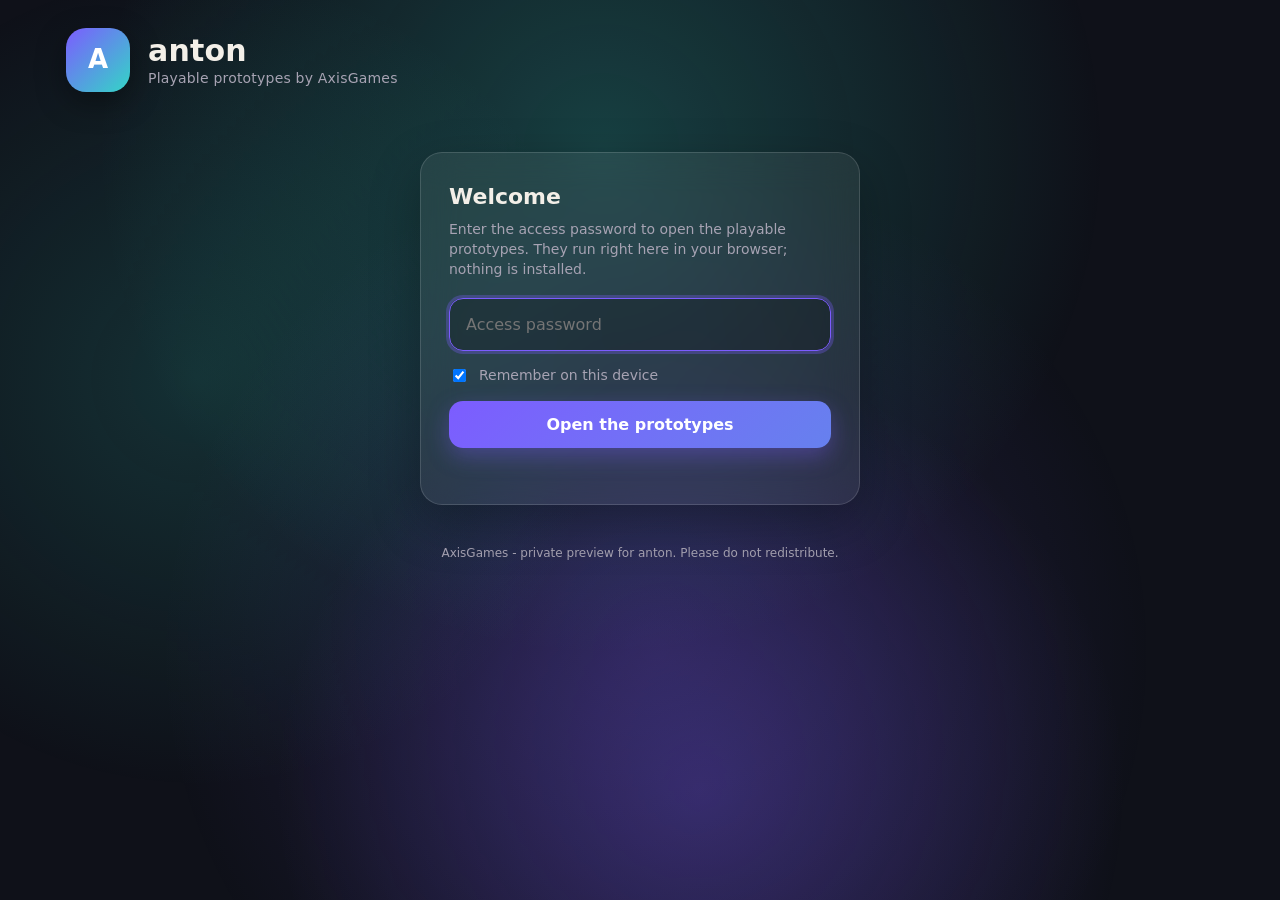
<file: anton/index.html>
<!doctype html>
<html lang="en"><head><meta charset="utf-8">
<meta name="viewport" content="width=device-width,initial-scale=1">
<meta name="robots" content="noindex,nofollow">
<meta name="color-scheme" content="dark light">
<title>Prototypes</title>
<style>
/* PrototypeForge SPACE dashboard (team / one per publisher). Everything on this site is ciphertext; the password unlocks the catalog on this device.
   Theme = space.json (public, no secrets): accent colours + background effect. Calm animated background on a canvas, glass cards, phone-first.
   Finding things fast (owner 2026-10-09, "we have a lot of prototypes"): a visible search field + Search button, genre chips, sort, and three
   views - big cards, desktop-style icons, compact list - remembered per device. ONE DOM node per prototype serves all three views (the container class
   switches the layout), and filtering only hides / reorders nodes: never rebuild the list per keystroke (covers are data: urls, re-decoding them stutters).
   Everything works by tap / click with nothing to learn (owner 2026-10-09: "not hot keys... work out of box for users in spaces"): no shortcut hints,
   no global hotkeys, view buttons carry text labels, Enter in the field only runs the search (it never starts a download). */
:root{--acc:#f0954f;--acc2:#7cc6ff;--bg:#0f1119;--bg2:#1a1f2e;--ink:#f3efe8;--mut:#a7a3b3;--card:rgba(255,255,255,.07);--card2:rgba(255,255,255,.12);--line:rgba(255,255,255,.14);--field:rgba(0,0,0,.22);--shadow:rgba(0,0,0,.28);--bad:#ff7b6b}
:root[data-mode=light]{--bg:#f4efe6;--bg2:#e6dccb;--ink:#2a2118;--mut:#6f6255;--card:rgba(255,255,255,.55);--card2:rgba(255,255,255,.8);--line:rgba(60,40,20,.14);--field:rgba(255,255,255,.75);--shadow:rgba(60,40,20,.14);--bad:#c8402f}
*{box-sizing:border-box}html,body{margin:0;min-height:100%}[hidden]{display:none!important}
body{background:var(--bg);color:var(--ink);font:16px/1.45 "Segoe UI",system-ui,-apple-system,Arial,sans-serif;overflow-x:hidden;-webkit-tap-highlight-color:transparent}
#fx{position:fixed;inset:0;width:100%;height:100%;z-index:0;pointer-events:none}
main{position:relative;z-index:1;max-width:1180px;margin:0 auto;padding:28px 16px 80px}
header{display:flex;align-items:center;gap:18px;flex-wrap:wrap;margin-bottom:22px}
.logo{width:64px;height:64px;border-radius:20px;display:grid;place-items:center;font-weight:900;font-size:26px;color:#fff;background:linear-gradient(135deg,var(--acc),var(--acc2));box-shadow:0 10px 30px rgba(0,0,0,.35);overflow:hidden;flex:none}
.logo img{width:100%;height:100%;object-fit:cover}
h1{margin:0;font-size:30px;letter-spacing:.2px;line-height:1.15}h1 small{display:block;font-size:14px;font-weight:500;color:var(--mut);margin-top:2px}
.spacer{flex:1}.pill:empty{display:none}.pill{display:inline-flex;align-items:center;gap:8px;border:1px solid var(--line);background:var(--card);backdrop-filter:blur(14px);border-radius:999px;padding:8px 14px;font-size:13px;color:var(--mut)}
.pill b{color:var(--ink)}
.glass{background:var(--card);border:1px solid var(--line);border-radius:22px;backdrop-filter:blur(18px);-webkit-backdrop-filter:blur(18px);box-shadow:0 18px 50px var(--shadow)}
button{font:inherit;color:inherit;background:none;border:0;padding:0;cursor:pointer}
:focus-visible{outline:3px solid var(--acc);outline-offset:2px}
.btn{font-weight:700;padding:12px 20px;border-radius:14px;background:linear-gradient(135deg,var(--acc),color-mix(in srgb,var(--acc) 70%,var(--acc2)));color:#fff;min-height:46px;box-shadow:0 8px 22px color-mix(in srgb,var(--acc) 35%,transparent);transition:transform .15s,box-shadow .15s}
.btn:hover{transform:translateY(-1px);box-shadow:0 12px 28px color-mix(in srgb,var(--acc) 45%,transparent)}.btn:active{transform:translateY(1px)}.btn:disabled{opacity:.5;transform:none}
.ghost{font-weight:600;font-size:14px;padding:8px 14px;min-height:38px;border-radius:12px;border:1px solid var(--line);color:var(--ink);background:transparent;transition:background .15s}.ghost:hover{background:var(--card2)}
.field{width:100%;font:inherit;padding:14px 16px;border-radius:14px;border:1px solid var(--line);background:var(--field);color:var(--ink);outline:none;transition:border-color .15s,box-shadow .15s}
.field:focus{border-color:var(--acc);box-shadow:0 0 0 3px color-mix(in srgb,var(--acc) 30%,transparent)}
#gate{max-width:440px;margin:60px auto 0;padding:28px}
#gate h2{margin:0 0 6px;font-size:22px}#gate p{margin:0 0 18px;color:var(--mut);font-size:14px}#gate .btn{width:100%}
label.chk{display:flex;gap:10px;align-items:center;margin:14px 0 16px;color:var(--mut);font-size:14px}
.err{color:var(--bad);min-height:1.4em;margin:8px 0 0;font-size:14px}
/* ---- toolbar: sticky so search / view stay one tap away while scrolling a long list */
.bar{position:sticky;top:10px;z-index:5;display:flex;flex-wrap:wrap;gap:10px;align-items:center;padding:10px;border-radius:18px;margin-bottom:12px}
.find{display:flex;gap:8px;flex:1 1 380px;min-width:0}.search{position:relative;flex:1;min-width:0}
.go{flex:none;display:flex;align-items:center;gap:8px;font-weight:700;font-size:15px;padding:0 18px;min-height:46px;border-radius:12px;color:#fff;background:linear-gradient(135deg,var(--acc),color-mix(in srgb,var(--acc) 70%,var(--acc2)));box-shadow:0 6px 16px color-mix(in srgb,var(--acc) 30%,transparent)}.go svg{width:17px;height:17px}.go:hover{filter:brightness(1.08)}
.search > svg{position:absolute;left:14px;top:50%;width:18px;height:18px;transform:translateY(-50%);color:var(--mut);pointer-events:none}
.search .field{padding:11px 44px 11px 42px;border-radius:12px;min-height:46px;font-size:16px;-webkit-appearance:none;appearance:none}
.search .field::-webkit-search-cancel-button{display:none}
.search .x{position:absolute;right:6px;top:50%;transform:translateY(-50%);width:34px;height:34px;border-radius:10px;display:grid;place-items:center;color:var(--mut);font-size:20px;line-height:1}.search .x:hover{background:var(--card2);color:var(--ink)}
.tools{display:flex;gap:10px;align-items:center;flex:0 0 auto}
select.field{width:auto;padding:10px 34px 10px 12px;min-height:44px;border-radius:12px;font-size:14px;-webkit-appearance:none;appearance:none;cursor:pointer;
  background-image:url("data:image/svg+xml,%3Csvg xmlns='http://www.w3.org/2000/svg' width='12' height='8' viewBox='0 0 12 8'%3E%3Cpath d='M1 1l5 5 5-5' fill='none' stroke='%23999' stroke-width='2'/%3E%3C/svg%3E");background-repeat:no-repeat;background-position:right 12px center}
select.field option{color:#222;background:#fff}
.seg{display:flex;padding:3px;gap:2px;border-radius:12px;border:1px solid var(--line);background:var(--field)}
.seg button{height:38px;padding:0 12px;border-radius:9px;display:flex;align-items:center;gap:7px;font-size:14px;font-weight:600;color:var(--mut);transition:background .15s,color .15s}
.seg button svg{width:17px;height:17px;flex:none}.seg button:hover{color:var(--ink)}
.seg button[aria-checked=true]{background:linear-gradient(135deg,var(--acc),color-mix(in srgb,var(--acc) 70%,var(--acc2)));color:#fff;box-shadow:0 4px 12px color-mix(in srgb,var(--acc) 35%,transparent)}
.chips{display:flex;gap:8px;overflow-x:auto;padding:2px 2px 6px;margin:0 0 6px;scrollbar-width:none;-webkit-mask-image:linear-gradient(90deg,#000 92%,transparent);mask-image:linear-gradient(90deg,#000 92%,transparent)}
.chips::-webkit-scrollbar{display:none}.chips:empty{display:none}
.chip{flex:none;font-size:13px;font-weight:600;padding:7px 13px;min-height:34px;border-radius:999px;border:1px solid var(--line);background:var(--card);color:var(--mut);backdrop-filter:blur(10px);white-space:nowrap;transition:background .15s,color .15s,border-color .15s}
.chip:hover{color:var(--ink);background:var(--card2)}.chip span{opacity:.65;margin-left:5px;font-weight:500}
.chip[aria-pressed=true]{background:color-mix(in srgb,var(--acc) 85%,transparent);border-color:transparent;color:#fff}.chip[aria-pressed=true] span{opacity:.85}
.top{display:flex;justify-content:space-between;align-items:center;gap:12px;flex-wrap:wrap;margin:0 2px 14px;color:var(--mut);font-size:14px}
/* ---- items: one node, three layouts */
#cards{display:grid;gap:18px}
.it{display:flex;flex-direction:column;text-align:left;position:relative;overflow:hidden;color:var(--ink);background:var(--card);border:1px solid var(--line);border-radius:22px;backdrop-filter:blur(18px);-webkit-backdrop-filter:blur(18px);box-shadow:0 18px 50px var(--shadow);transition:transform .22s,box-shadow .22s,background .15s}
.it.enter{animation:in .45s both}@keyframes in{from{opacity:0;transform:translateY(12px)}to{opacity:1;transform:none}}
.cv{display:grid;place-items:center;position:relative;overflow:hidden;background:linear-gradient(160deg,var(--acc),var(--acc2));flex:none}
.cv img{width:100%;height:100%;object-fit:cover;object-position:center 18%;display:block}
.ini{font-weight:900;color:rgba(255,255,255,.9);letter-spacing:-1px;text-shadow:0 4px 14px rgba(0,0,0,.3)}
.genre{position:absolute;left:12px;top:12px;font-size:12px;font-weight:700;padding:5px 10px;border-radius:999px;background:rgba(0,0,0,.5);color:#fff;backdrop-filter:blur(6px)}
.new{position:absolute;right:12px;top:12px;font-size:11px;font-weight:800;padding:5px 9px;border-radius:999px;background:var(--acc);color:#fff;letter-spacing:.5px;box-shadow:0 2px 8px rgba(0,0,0,.3)}
.prog{position:absolute;inset:0;display:none;place-items:center;background:rgba(10,12,20,.62);color:#fff;font-weight:800;font-size:15px;backdrop-filter:blur(2px)}
.it.busy .prog{display:grid}.it.busy{cursor:progress}
.bd{display:flex;flex-direction:column;gap:5px;flex:1;min-width:0}
.nm{font-weight:800;line-height:1.2}.tg{color:var(--mut);font-size:14px}.mt{color:var(--mut);font-size:12px;display:flex;gap:10px;flex-wrap:wrap}.mt i{font-style:normal}
.cta{display:none}.cta svg{width:14px;height:14px;flex:none}
mark{background:color-mix(in srgb,var(--acc) 45%,transparent);color:inherit;border-radius:3px;padding:0 1px}
.it.flash{box-shadow:0 0 0 3px var(--acc),0 18px 50px var(--shadow)}
/* big cards */
#cards.v-cards{grid-template-columns:repeat(auto-fill,minmax(250px,1fr))}
.v-cards .cv{aspect-ratio:4/3}.v-cards .ini{font-size:64px}
.v-cards .bd{padding:14px 16px 16px}.v-cards .nm{font-size:19px}.v-cards .tg{min-height:1.4em}.v-cards .mt{margin-top:auto}
.v-cards .cta{display:flex;align-items:center;justify-content:center;gap:8px;margin-top:10px;font-weight:700;padding:11px 20px;border-radius:14px;background:linear-gradient(135deg,var(--acc),color-mix(in srgb,var(--acc) 70%,var(--acc2)));color:#fff;box-shadow:0 8px 22px color-mix(in srgb,var(--acc) 30%,transparent)}
.v-cards .it:hover{transform:translateY(-4px);box-shadow:0 26px 60px rgba(0,0,0,.38)}
/* desktop icons: app tiles on the background, name under the icon, selection glow on hover / focus */
#cards.v-icons{grid-template-columns:repeat(auto-fill,minmax(112px,1fr));gap:6px 8px}
.v-icons .it{align-items:center;background:transparent;border-color:transparent;box-shadow:none;backdrop-filter:none;-webkit-backdrop-filter:none;border-radius:16px;padding:12px 6px 10px}
.v-icons .it:hover,.v-icons .it:focus-visible{background:var(--card2);border-color:var(--line)}
.v-icons .it:focus-visible{outline-offset:-2px}
.v-icons .cv{width:76px;height:76px;border-radius:22px;box-shadow:0 8px 20px rgba(0,0,0,.35),inset 0 0 0 1px rgba(255,255,255,.12);transition:transform .18s}
.v-icons .it:hover .cv{transform:scale(1.06)}.v-icons .it:active .cv{transform:scale(.96)}
.v-icons .ini{font-size:34px}.v-icons .genre,.v-icons .tg,.v-icons .mt{display:none}
.v-icons .new{top:4px;right:4px;width:12px;height:12px;padding:0;font-size:0;border:2px solid var(--bg)}
.v-icons .bd{align-items:center;margin-top:8px;width:100%}
.v-icons .nm{font-size:13px;font-weight:600;text-align:center;line-height:1.25;display:-webkit-box;-webkit-line-clamp:2;-webkit-box-orient:vertical;overflow:hidden;word-break:break-word;text-shadow:0 1px 3px rgba(0,0,0,.45)}
:root[data-mode=light] .v-icons .nm{text-shadow:none}
.v-icons .prog{font-size:13px}
/* compact list */
#cards.v-list{grid-template-columns:1fr;gap:8px}
.v-list .it{flex-direction:row;align-items:center;gap:14px;padding:8px 14px 8px 8px;border-radius:16px;box-shadow:0 6px 18px var(--shadow)}
.v-list .it:hover{background:var(--card2)}
.v-list .cv{width:56px;height:56px;border-radius:14px}.v-list .ini{font-size:24px}.v-list .genre,.v-list .new{display:none}
.v-list .bd{display:grid;grid-template-columns:minmax(0,1fr) 150px 110px 70px 40px;align-items:center;column-gap:16px;row-gap:0}
.v-list .nm{font-size:16px;grid-column:1}.v-list .tg{grid-column:1;grid-row:2;font-size:13px;white-space:nowrap;overflow:hidden;text-overflow:ellipsis}
.v-list .gl{display:block!important;grid-column:2;grid-row:1/3;font-size:13px;color:var(--mut);white-space:nowrap;overflow:hidden;text-overflow:ellipsis}
.v-list .mt{display:contents}.v-list .mt .u{grid-column:3;grid-row:1/3}.v-list .mt .s{grid-column:4;grid-row:1/3;text-align:right}
.v-list .nb{display:inline-block!important;margin-left:8px;vertical-align:2px;font-size:10px;font-weight:800;padding:2px 7px;border-radius:999px;background:var(--acc);color:#fff;letter-spacing:.4px}
.v-list .cta{grid-column:5;grid-row:1/3;display:grid;place-items:center;flex:none;width:40px;height:40px;border-radius:12px;background:linear-gradient(135deg,var(--acc),color-mix(in srgb,var(--acc) 70%,var(--acc2)));color:#fff;font-size:0}
.v-list .cta svg{width:16px;height:16px}
.gl,.nb{display:none}
.empty{text-align:center;padding:48px 20px;color:var(--mut)}.empty b{display:block;color:var(--ink);font-size:18px;margin-bottom:6px}.empty .ghost{margin-top:14px}
#toast{position:fixed;left:50%;bottom:22px;transform:translate(-50%,20px);z-index:20;max-width:min(560px,calc(100vw - 32px));padding:12px 18px;border-radius:14px;background:#2a1414;color:#ffd9d3;border:1px solid rgba(255,123,107,.4);box-shadow:0 12px 30px rgba(0,0,0,.4);font-size:14px;opacity:0;pointer-events:none;transition:opacity .2s,transform .2s}
#toast.on{opacity:1;transform:translate(-50%,0)}
.hidden{display:none}
footer{margin-top:40px;color:var(--mut);font-size:12px;text-align:center}
@media (max-width:720px){
  .v-list .bd{grid-template-columns:minmax(0,1fr) auto 40px}.v-list .cta{grid-column:3}.v-list .gl{display:none!important}.v-list .mt .u{grid-column:2;grid-row:1/3;text-align:right;white-space:nowrap}.v-list .mt .u i,.v-list .mt .s{display:none}
}
@media (max-width:560px){
  main{padding-top:20px}header{gap:14px;margin-bottom:16px}.logo{width:52px;height:52px;border-radius:16px;font-size:22px}h1{font-size:24px}#pillCount{display:none}
  .bar{top:6px;padding:8px;gap:8px}.find{flex-basis:100%}.go{padding:0 14px}.tools{width:100%;justify-content:space-between;gap:8px}.tools select.field{flex:1;min-width:0;font-size:13px;padding-right:28px;background-position:right 9px center}.seg button{padding:0 9px;gap:5px;font-size:13px}
  #cards.v-cards{grid-template-columns:1fr 1fr;gap:12px}.v-cards .bd{padding:10px 12px 12px}.v-cards .nm{font-size:15px}.v-cards .tg{font-size:12px;display:-webkit-box;-webkit-line-clamp:2;-webkit-box-orient:vertical;overflow:hidden}
  .v-cards .genre{font-size:10px;left:8px;top:8px;padding:3px 8px}.v-cards .new{right:8px;top:8px;font-size:10px;padding:3px 7px}.v-cards .ini{font-size:44px}.v-cards .cta{padding:9px 10px;min-height:40px;font-size:14px}.v-cards .mt .s{display:none}
  #cards.v-icons{grid-template-columns:repeat(4,1fr);gap:4px}.v-icons .it{padding:10px 2px 8px}.v-icons .cv{width:62px;height:62px;border-radius:18px}.v-icons .ini{font-size:28px}.v-icons .nm{font-size:12px}
  .v-list .it{gap:12px}.v-list .cv{width:48px;height:48px;border-radius:12px}.v-list .mt .u{font-size:12px}
}
@media (pointer:coarse){.seg button{height:40px}}
@media (max-width:370px){.seg button span{display:none}.seg button{padding:0 12px}}
@media (prefers-reduced-motion:reduce){.it.enter{animation:none}.it,.cv{transition:none}}
</style></head><body>
<canvas id="fx"></canvas>
<main>
<header><div class="logo" id="logo">P</div><div><h1 id="title">Prototypes<small id="sub"></small></h1></div><div class="spacer"></div><span class="pill" id="pillCount"></span></header>
<section id="gate" class="glass">
  <h2>Welcome</h2><p id="gateText">Enter the access password to open the playable prototypes. They run right here in your browser; nothing is installed.</p>
  <form id="f"><input type="password" class="field" id="pw" placeholder="Access password" autocomplete="current-password" autofocus>
  <label class="chk"><input type="checkbox" id="rem" checked> Remember on this device</label>
  <button class="btn" id="go" type="submit">Open the prototypes</button><div class="err" id="err"></div></form>
</section>
<section id="list" class="hidden">
  <div class="bar glass" role="search">
    <div class="find"><div class="search">
      <svg viewBox="0 0 24 24" fill="none" stroke="currentColor" stroke-width="2.2" stroke-linecap="round" aria-hidden="true"><circle cx="11" cy="11" r="7"/><path d="M20 20l-3.5-3.5"/></svg>
      <input type="search" class="field" id="q" placeholder="Search prototypes" aria-label="Search prototypes by name or genre" autocomplete="off" spellcheck="false" enterkeyhint="search">
      <button type="button" class="x" id="qx" aria-label="Clear search" title="Clear search" hidden>&times;</button>
    </div><button type="button" class="go" id="qgo"><svg viewBox="0 0 24 24" fill="none" stroke="currentColor" stroke-width="2.6" stroke-linecap="round" aria-hidden="true"><circle cx="11" cy="11" r="7"/><path d="M20 20l-3.5-3.5"/></svg>Search</button></div>
    <div class="tools">
      <select class="field" id="sort" aria-label="Sort prototypes"><option value="recent">Newest first</option><option value="name">Name A-Z</option><option value="genre">Genre</option></select>
      <div class="seg" role="radiogroup" aria-label="View">
        <button type="button" role="radio" data-v="cards" title="Large cards"><svg viewBox="0 0 20 20" fill="currentColor" aria-hidden="true"><rect x="2" y="2" width="7" height="7" rx="2"/><rect x="11" y="2" width="7" height="7" rx="2"/><rect x="2" y="11" width="7" height="7" rx="2"/><rect x="11" y="11" width="7" height="7" rx="2"/></svg><span>Cards</span></button>
        <button type="button" role="radio" data-v="icons" title="Desktop icons"><svg viewBox="0 0 20 20" fill="currentColor" aria-hidden="true"><rect x="2" y="2" width="4" height="4" rx="1.2"/><rect x="8" y="2" width="4" height="4" rx="1.2"/><rect x="14" y="2" width="4" height="4" rx="1.2"/><rect x="2" y="8" width="4" height="4" rx="1.2"/><rect x="8" y="8" width="4" height="4" rx="1.2"/><rect x="14" y="8" width="4" height="4" rx="1.2"/><rect x="2" y="14" width="4" height="4" rx="1.2"/><rect x="8" y="14" width="4" height="4" rx="1.2"/><rect x="14" y="14" width="4" height="4" rx="1.2"/></svg><span>Icons</span></button>
        <button type="button" role="radio" data-v="list" title="List"><svg viewBox="0 0 20 20" fill="currentColor" aria-hidden="true"><rect x="2" y="3" width="4" height="4" rx="1.2"/><rect x="8" y="4" width="10" height="2" rx="1"/><rect x="2" y="8" width="4" height="4" rx="1.2"/><rect x="8" y="9" width="10" height="2" rx="1"/><rect x="2" y="13" width="4" height="4" rx="1.2"/><rect x="8" y="14" width="10" height="2" rx="1"/></svg><span>List</span></button>
      </div>
    </div>
  </div>
  <div class="chips" id="chips" role="group" aria-label="Filter by genre"></div>
  <div class="top"><span id="upd" aria-live="polite"></span><button type="button" class="ghost" id="lock">Lock</button></div>
  <div id="cards"></div>
  <div class="empty" id="empty" hidden><b>No prototypes match</b><span id="emptyText"></span><br><button type="button" class="ghost" id="emptyReset">Clear search and filters</button></div>
</section>
<footer id="foot"></footer>
</main>
<div id="toast" role="alert"></div>
<script src="pfcrypto.js"></script>
<script>
(function () {
  var C = window.PFCrypto, $ = function (id) { return document.getElementById(id); }, BASE = new URL('./', location.href).href, key = null, catalog = null, SP = { title: 'Prototypes', studio: 'AxisGames', accent: '#f0954f', accent2: '#7cc6ff', effect: 'aurora', mode: 'dark', tagline: '', logo: '' };
  var MIME = { html: 'text/html', js: 'text/javascript', mjs: 'text/javascript', css: 'text/css', json: 'application/json', png: 'image/png', jpg: 'image/jpeg', jpeg: 'image/jpeg', gif: 'image/gif', webp: 'image/webp', svg: 'image/svg+xml', mp3: 'audio/mpeg', ogg: 'audio/ogg', wav: 'audio/wav', mp4: 'video/mp4', webm: 'video/webm', woff: 'font/woff', woff2: 'font/woff2', ttf: 'font/ttf', wasm: 'application/wasm', txt: 'text/plain' };
  // localStorage can throw (private mode, blocked site data): every access is wrapped, the page works without it
  function lsGet(k) { try { return localStorage.getItem(k); } catch (e) { return null; } }
  function lsSet(k, v) { try { if (v == null) localStorage.removeItem(k); else localStorage.setItem(k, v); } catch (e) { } }
  function get(u) { return fetch(u + (u.indexOf('?') < 0 ? '?' : '&') + 't=' + Date.now(), { cache: 'no-store' }).then(function (r) { if (!r.ok) throw new Error(u + ' ' + r.status); return r.arrayBuffer(); }); }
  // ---- theme from space.json (public)
  function applySpace(s) {
    SP = Object.assign(SP, s || {}); var r = document.documentElement.style; r.setProperty('--acc', SP.accent); r.setProperty('--acc2', SP.accent2); document.documentElement.dataset.mode = SP.mode === 'light' ? 'light' : 'dark';
    document.title = SP.title + ' - prototypes by ' + SP.studio; $('title').firstChild.textContent = SP.title; $('sub').textContent = SP.tagline || ('Playable prototypes by ' + SP.studio);
    if (SP.logo) $('logo').innerHTML = '<img alt="" src="' + SP.logo + '">'; else $('logo').textContent = (SP.title || 'P').trim().charAt(0).toUpperCase();
    $('foot').textContent = SP.studio + ' - private preview for ' + SP.title + '. Please do not redistribute.'; fx(SP.effect);
  }
  fetch('space.json?t=' + Date.now(), { cache: 'no-store' }).then(function (r) { return r.json(); }).then(applySpace).catch(function () { applySpace({}); });
  // ---- calm background: soft drifting blobs (aurora), rising bubbles, or a slow starfield; pauses when the tab is hidden, honours reduced motion
  function fx(kind) {
    var cv = $('fx'), c = cv.getContext('2d'), W, H, t0 = performance.now(), items = [], dpr = Math.min(2, window.devicePixelRatio || 1), still = matchMedia('(prefers-reduced-motion: reduce)').matches;
    function size() { W = cv.width = innerWidth * dpr; H = cv.height = innerHeight * dpr; } size(); addEventListener('resize', size);
    function hex(h, a) { var n = parseInt(h.slice(1), 16); return 'rgba(' + (n >> 16 & 255) + ',' + (n >> 8 & 255) + ',' + (n & 255) + ',' + a + ')'; }
    var A = SP.accent, B = SP.accent2, light = SP.mode === 'light';
    if (kind === 'bubbles') for (var i = 0; i < 40; i++) items.push({ x: Math.random(), y: Math.random(), r: 6 + Math.random() * 40, v: 0.02 + Math.random() * 0.05, w: Math.random() * 6.28 });
    if (kind === 'stars') for (var j = 0; j < 160; j++) items.push({ x: Math.random(), y: Math.random(), r: 0.6 + Math.random() * 1.8, p: Math.random() * 6.28, v: 0.004 + Math.random() * 0.01 });
    function frame(now) {
      var t = (now - t0) / 1000; c.clearRect(0, 0, W, H);
      if (kind === 'stars') {
        var g0 = c.createLinearGradient(0, 0, 0, H); g0.addColorStop(0, hex(A, .10)); g0.addColorStop(1, hex(B, .06)); c.fillStyle = g0; c.fillRect(0, 0, W, H);
        items.forEach(function (s) { var a = 0.35 + 0.65 * (0.5 + 0.5 * Math.sin(t * 1.3 + s.p)); c.beginPath(); c.arc(((s.x + t * s.v * 0.05) % 1) * W, s.y * H, s.r * dpr, 0, 7); c.fillStyle = light ? hex(A, a * .7) : 'rgba(255,255,255,' + a * .8 + ')'; c.fill(); });
      } else if (kind === 'bubbles') {
        var g1 = c.createLinearGradient(0, 0, W, H); g1.addColorStop(0, hex(B, .14)); g1.addColorStop(1, hex(A, .12)); c.fillStyle = g1; c.fillRect(0, 0, W, H);
        items.forEach(function (b) { var y = (1 - ((b.y + t * b.v) % 1)) * H, x = (b.x + Math.sin(t * 0.6 + b.w) * 0.015) * W; c.beginPath(); c.arc(x, y, b.r * dpr, 0, 7); c.fillStyle = hex(B, .10); c.fill(); c.lineWidth = dpr; c.strokeStyle = hex(B, .22); c.stroke(); });
      } else {   // aurora: four large soft blobs drifting on slow sine paths
        [[A, 0.0, .28], [B, 2.1, .24], [A, 4.2, .18], [B, 1.0, .16]].forEach(function (o, i) {
          var x = (0.5 + 0.42 * Math.sin(t * 0.07 + o[1] + i)) * W, y = (0.5 + 0.38 * Math.cos(t * 0.05 + o[1] * 1.7)) * H, r = (0.32 + 0.08 * Math.sin(t * 0.09 + i)) * Math.max(W, H);
          var g = c.createRadialGradient(x, y, 0, x, y, r); g.addColorStop(0, hex(o[0], o[2] * (light ? .8 : 1))); g.addColorStop(1, hex(o[0], 0)); c.fillStyle = g; c.fillRect(0, 0, W, H);
        });
      }
      if (!still && !document.hidden) requestAnimationFrame(frame);
    }
    frame(performance.now()); document.addEventListener('visibilitychange', function () { if (!document.hidden && !still) requestAnimationFrame(frame); });
  }
  // ---- catalog
  async function unlock(k) {
    var buf; try { buf = await get('catalog.bin'); } catch (e) { throw new Error('Nothing published yet.'); }
    try { catalog = JSON.parse(new TextDecoder().decode(await C.decrypt(k, buf))); } catch (e) { throw new Error('Wrong password.'); }
    key = k; show();
  }
  function ago(iso) { var s = (Date.now() - new Date(iso)) / 1000; return s < 90 ? 'just now' : s < 5400 ? Math.round(s / 60) + ' min ago' : s < 129600 ? Math.round(s / 3600) + ' h ago' : Math.round(s / 86400) + ' days ago'; }
  // ---- find: tokens must ALL match somewhere (title, folder name, genre, pitch); title hits rank first; "cr" also finds Capybara Rope (initials).
  // No loose letter-subsequence over the whole title: "cat" matched "ACTion CAsual meTa" and buried the real hits (2026-10-09).
  var UI = { view: lsGet('pf_view') || 'cards', sort: lsGet('pf_sort') || 'recent', genre: '', q: '' }, items = [], shown = [];
  if (['cards', 'icons', 'list'].indexOf(UI.view) < 0) UI.view = 'cards'; if (['recent', 'name', 'genre'].indexOf(UI.sort) < 0) UI.sort = 'recent';
  function norm(s) { return String(s || '').replace(/([a-z])([A-Z])/g, '$1 $2').toLowerCase().normalize('NFKD').replace(/[̀-ͯ]/g, ''); }
  function subseq(t, s) { var j = 0; for (var i = 0; i < s.length && j < t.length; i++) if (s[i] === t[j]) j++; return j === t.length; }
  function score(it, toks, whole) {
    var sc = it.h.title.indexOf(whole) === 0 ? 60 : 0;
    for (var i = 0; i < toks.length; i++) {
      var t = toks[i], s = 0;
      if ((' ' + it.h.title).indexOf(' ' + t) >= 0) s = 30; else if (it.h.title.indexOf(t) >= 0) s = 20; else if (it.h.name.indexOf(t) >= 0) s = 15;
      else if (it.h.genre.indexOf(t) >= 0) s = 10; else if (it.h.tag.indexOf(t) >= 0) s = 6; else if (t.length > 1 && subseq(t, it.h.initials)) s = 3;
      if (!s) return 0; sc += s;
    }
    return sc;
  }
  function highlight(el, text, toks) {   // text nodes only: titles come from publish.json and are never trusted as html
    el.textContent = ''; var low = text.toLowerCase(), marks = [];
    toks.forEach(function (t) { var i = low.indexOf(t); if (i >= 0) marks.push([i, i + t.length]); });
    marks.sort(function (a, b) { return a[0] - b[0]; }); var at = 0;
    marks.forEach(function (m) { if (m[0] < at) return; el.appendChild(document.createTextNode(text.slice(at, m[0]))); var k = document.createElement('mark'); k.textContent = text.slice(m[0], m[1]); el.appendChild(k); at = m[1]; });
    el.appendChild(document.createTextNode(text.slice(at)));
  }
  var PLAY_SVG = '<svg viewBox="0 0 16 16" fill="currentColor" aria-hidden="true"><path d="M4 2.5v11a.6.6 0 0 0 .9.5l9-5.5a.6.6 0 0 0 0-1l-9-5.5a.6.6 0 0 0-.9.5z"/></svg>';
  function build(p, i) {
    var title = p.title || p.name, fresh = (Date.now() - new Date(p.updated)) < 3 * 86400000, d = document.createElement('button');
    d.type = 'button'; d.className = 'it enter'; d.id = 'p-' + p.name; d.style.animationDelay = Math.min(i, 12) * 45 + 'ms'; d.addEventListener('animationend', function () { d.classList.remove('enter'); d.style.animationDelay = ''; }, { once: true });
    d.innerHTML = '<span class="cv">' + (p.cover ? '<img alt="" loading="lazy" decoding="async">' : '<span class="ini"></span>') + (p.genre ? '<span class="genre"></span>' : '') + (fresh ? '<span class="new">NEW</span>' : '') + '<span class="prog"></span></span>' +
      '<span class="bd"><span class="nm"></span><span class="tg"></span><span class="gl"></span><span class="mt"><span class="u"></span><span class="s"></span></span><span class="cta">' + PLAY_SVG + 'Play</span></span>';
    if (p.cover) d.querySelector('img').src = p.cover; else d.querySelector('.ini').textContent = title.charAt(0).toUpperCase();
    if (p.genre) d.querySelector('.genre').textContent = d.querySelector('.gl').textContent = p.genre;
    d.querySelector('.tg').textContent = p.tagline || ''; d.querySelector('.u').innerHTML = '<i>updated </i>'; d.querySelector('.u').appendChild(document.createTextNode(ago(p.updated))); d.querySelector('.s').textContent = (p.bytes / 1048576).toFixed(1) + ' MB';
    d.setAttribute('aria-label', 'Play ' + title + (p.genre ? ', ' + p.genre : '') + ', updated ' + ago(p.updated)); d.title = title + (p.tagline ? ' - ' + p.tagline : '');
    var it = { p: p, el: d, title: title, fresh: fresh, nm: d.querySelector('.nm'), h: { title: norm(title), name: norm(p.name), genre: norm(p.genre), tag: norm(p.tagline), initials: norm(title).split(/[^a-z0-9]+/).map(function (w) { return w.charAt(0); }).join('') } };
    if (fresh) { var nb = document.createElement('span'); nb.className = 'nb'; nb.textContent = 'NEW'; it.nb = nb; }
    d.onclick = function () { play(it); }; return it;
  }
  function setName(it, toks) { highlight(it.nm, it.title, toks); if (it.nb) it.nm.appendChild(it.nb); }
  function chips() {
    var g = {}, nFresh = 0; items.forEach(function (it) { if (it.p.genre) g[it.p.genre] = (g[it.p.genre] || 0) + 1; if (it.fresh) nFresh++; });
    var keys = Object.keys(g).sort(), box = $('chips'); box.innerHTML = ''; if (keys.length < 2 && !nFresh) return;
    var add = function (val, label, n) { var b = document.createElement('button'); b.type = 'button'; b.className = 'chip'; b.dataset.g = val; b.textContent = label; if (n != null) { var s = document.createElement('span'); s.textContent = n; b.appendChild(s); } b.setAttribute('aria-pressed', String(UI.genre === val)); b.onclick = function () { UI.genre = UI.genre === val && val ? '' : val; apply(); }; box.appendChild(b); };
    add('', 'All', items.length); if (nFresh) add('__new', 'New', nFresh); keys.forEach(function (k) { add(k, k, g[k]); });
  }
  function apply() {
    var whole = norm(UI.q).trim(), toks = whole.split(/\s+/).filter(Boolean), box = $('cards'); shown = [];
    if (!items.some(function (it) { return UI.genre === '__new' ? it.fresh : it.p.genre === UI.genre; })) UI.genre = '';
    items.forEach(function (it) {
      var ok = !UI.genre || (UI.genre === '__new' ? it.fresh : it.p.genre === UI.genre); it.s = ok ? (toks.length ? score(it, toks, whole) : 1) : 0;
      it.el.hidden = !it.s; if (it.s) shown.push(it); setName(it, toks);
    });
    var by = { recent: function (a, b) { return b.p.updated.localeCompare(a.p.updated); }, name: function (a, b) { return a.title.localeCompare(b.title); }, genre: function (a, b) { return (a.p.genre || '~').localeCompare(b.p.genre || '~') || a.title.localeCompare(b.title); } }[UI.sort];
    shown.sort(function (a, b) { return (b.s - a.s) || by(a, b); }); shown.forEach(function (it) { box.appendChild(it.el); });
    box.className = 'v-' + UI.view; $('sort').value = UI.sort;
    [].forEach.call(document.querySelectorAll('.seg button'), function (b) { b.setAttribute('aria-checked', String(b.dataset.v === UI.view)); b.tabIndex = b.dataset.v === UI.view ? 0 : -1; });
    [].forEach.call(document.querySelectorAll('.chip'), function (b) { b.setAttribute('aria-pressed', String(b.dataset.g === UI.genre && !!(b.dataset.g || !UI.genre))); });
    var n = items.length, filtered = toks.length || UI.genre;
    $('upd').textContent = filtered ? shown.length + ' of ' + n + ' prototype' + (n === 1 ? '' : 's') : n + ' prototype' + (n === 1 ? '' : 's') + (catalog.updated ? ' - last update ' + ago(catalog.updated) : '');
    $('empty').hidden = shown.length > 0 || !n; $('emptyText').textContent = UI.q ? 'Nothing found for "' + UI.q + '"' + (UI.genre ? ' in this filter.' : '.') : 'Nothing in this filter.';
    $('qx').hidden = !UI.q;
  }
  function show() {
    $('gate').classList.add('hidden'); $('list').classList.remove('hidden'); var n = catalog.prototypes.length;
    $('pillCount').innerHTML = '<b>' + n + '</b> playable';
    $('cards').innerHTML = ''; items = catalog.prototypes.slice().sort(function (a, b) { return b.updated.localeCompare(a.updated); }).map(build);
    chips(); apply();
    var want = decodeURIComponent(location.hash.slice(1));
    // #run=<id>: the visitor came back from a game url GitHub / the service worker could not serve (404.html, sw.js): relaunch that game in this tab
    if (want.indexOf('run=') === 0) { var rid = want.slice(4), rit = items.filter(function (x) { return x.p.id === rid; })[0]; history.replaceState(null, '', location.pathname + location.search); if (rit) { play(rit, true); return; } toast('That game is no longer published here.'); return; }
    if (want) { var it = items.filter(function (x) { return x.p.name === want; })[0]; if (it) { if (it.el.hidden) { UI.q = $('q').value = ''; UI.genre = ''; apply(); } it.el.scrollIntoView({ block: 'center' }); it.el.classList.add('flash'); it.el.focus({ preventScroll: true }); } }
  }
  // ---- controls
  var qt = 0; $('q').addEventListener('input', function () { clearTimeout(qt); qt = setTimeout(function () { UI.q = $('q').value; apply(); window.scrollTo({ top: Math.min(scrollY, $('list').offsetTop - 10) }); }, 60); });
  $('q').addEventListener('keydown', function (e) {
    if (e.key === 'Enter') { e.preventDefault(); runSearch(); }
    else if (e.key === 'Escape') { if ($('q').value) { $('q').value = UI.q = ''; apply(); } else $('q').blur(); }
    else if (e.key === 'ArrowDown' && shown[0]) { e.preventDefault(); shown[0].el.focus(); }
  });
  function runSearch() {   // the Search button (and Enter): apply now, close the phone keyboard, bring the results into view; never auto-plays
    clearTimeout(qt); UI.q = $('q').value; apply(); if (!UI.q) { $('q').focus(); return; } $('q').blur(); var t = $('chips').getBoundingClientRect().top + scrollY - 90; if (scrollY > t || innerWidth < 560) window.scrollTo({ top: Math.max(0, t), behavior: 'smooth' });
  }
  $('qgo').onclick = runSearch;
  $('qx').onclick = function () { $('q').value = UI.q = ''; apply(); $('q').focus(); };
  $('sort').onchange = function () { UI.sort = this.value; lsSet('pf_sort', UI.sort); apply(); };
  function setView(v) { UI.view = v; lsSet('pf_view', v); apply(); }
  [].forEach.call(document.querySelectorAll('.seg button'), function (b) { b.onclick = function () { setView(b.dataset.v); }; });
  document.querySelector('.seg').addEventListener('keydown', function (e) {   // radiogroup: arrows move the choice
    var v = ['cards', 'icons', 'list'], i = v.indexOf(UI.view), d = e.key === 'ArrowRight' || e.key === 'ArrowDown' ? 1 : e.key === 'ArrowLeft' || e.key === 'ArrowUp' ? -1 : 0;
    if (!d) return; e.preventDefault(); setView(v[(i + d + 3) % 3]); document.querySelector('.seg button[data-v=' + UI.view + ']').focus();
  });
  $('emptyReset').onclick = function () { $('q').value = UI.q = ''; UI.genre = ''; apply(); $('q').focus(); };
  // arrow keys walk the visible items the way they are laid out (grid rows in cards / icons, one column in list)
  $('cards').addEventListener('keydown', function (e) {
    var k = e.key, els = shown.map(function (x) { return x.el; }), i = els.indexOf(document.activeElement); if (i < 0) return;
    var next = -1;
    if (k === 'Home') next = 0; else if (k === 'End') next = els.length - 1;
    else if (k === 'ArrowRight') next = Math.min(i + 1, els.length - 1); else if (k === 'ArrowLeft') next = Math.max(i - 1, 0);
    else if (k === 'ArrowDown' || k === 'ArrowUp') {
      var r = els[i].getBoundingClientRect(), cx = r.left + r.width / 2, down = k === 'ArrowDown', rows = els.map(function (el) { return el.getBoundingClientRect(); });
      var cand = rows.map(function (q, j) { return j; }).filter(function (j) { return down ? rows[j].top > r.top + 4 : rows[j].top < r.top - 4; });
      if (!cand.length) { if (!down) { e.preventDefault(); $('q').focus(); } return; }
      var rowTop = down ? Math.min.apply(null, cand.map(function (j) { return rows[j].top; })) : Math.max.apply(null, cand.map(function (j) { return rows[j].top; }));
      cand.filter(function (j) { return Math.abs(rows[j].top - rowTop) < 4; }).forEach(function (j) { var dx = Math.abs(rows[j].left + rows[j].width / 2 - cx); if (next < 0 || dx < Math.abs(rows[next].left + rows[next].width / 2 - cx)) next = j; });
    } else return;
    e.preventDefault(); if (next >= 0) { els[next].focus(); els[next].scrollIntoView({ block: 'nearest' }); }
  });
  var tt = 0; function toast(t) { var el = $('toast'); el.textContent = t; el.classList.add('on'); clearTimeout(tt); tt = setTimeout(function () { el.classList.remove('on'); }, 6000); }
  async function getP(u, cb) {   // download with progress (a 13 MB bundle takes a minute on a slow link: never leave a blank tab)
    var r = await fetch(u + '?t=' + Date.now(), { cache: 'no-store' }); if (!r.ok) throw new Error(u + ' ' + r.status);
    var total = +r.headers.get('content-length') || 0, rd = r.body && r.body.getReader(); if (!rd) return r.arrayBuffer();
    var chunks = [], got = 0; for (;;) { var x = await rd.read(); if (x.done) break; chunks.push(x.value); got += x.value.length; cb(got, total); }
    var out = new Uint8Array(got), o = 0; chunks.forEach(function (c) { out.set(c, o); o += c.length; }); return out.buffer;
  }
  async function play(it, sameTab) {
    if (it.busy) return; var p = it.p, el = it.el, prog = el.querySelector('.prog'), w = sameTab ? null : window.open('', '_blank'); it.busy = true; el.classList.add('busy'); el.setAttribute('aria-busy', 'true');
    var say = function (t, short) { prog.textContent = short || ''; try { if (w && !w.closed) { w.document.open(); w.document.write('<title>Loading ' + (p.title || p.name) + '</title><body style="margin:0;background:#0f1119;color:#f3efe8;font:18px system-ui;display:grid;place-items:center;height:100vh">' + t + '</body>'); w.document.close(); } } catch (e) { } };
    try {
      say('Downloading...', '...'); var last = 0, enc = await getP(p.bundle, function (g, t) { var now = Date.now(); if (now - last > 400) { last = now; var pc = t ? Math.round(g / t * 100) + '%' : Math.round(g / 1048576) + ' MB'; say('Downloading ' + pc + '...', pc); } });
      say('Unlocking...', 'Unlock'); var files = C.unpack(await C.gunzip(await C.decrypt(key, enc))); say('Unpacking ' + files.length + ' files...', 'Unpack');
      if ('serviceWorker' in navigator) { await navigator.serviceWorker.register('sw.js', { scope: './' }); await navigator.serviceWorker.ready; } else throw new Error('This browser has no service worker support (private mode?). Try Chrome, Safari or Firefox in a normal window.');
      // Every publish gets its OWN url prefix (…/run/<id>/<publish stamp>/): art is requested by unversioned urls (assets/art/enemies_ch1.png), so reusing one prefix let an open tab / the
      // browser's image cache keep serving the previous publish's art after "Publish to team" (WordDefense 2026-10-02: units, towers, levels stayed old). Old publishes are wiped, and the wipe is AWAITED.
      var cache = await caches.open('pf-run'), prefix = BASE + 'run/' + p.id + '/' + Date.parse(p.updated).toString(36) + '/', idPrefix = BASE + 'run/' + p.id + '/';
      await Promise.all((await cache.keys()).filter(function (rq) { return rq.url.indexOf(idPrefix) === 0; }).map(function (rq) { return cache.delete(rq); }));
      for (var i = 0; i < files.length; i++) { var f = files[i], ext = f.p.split('.').pop().toLowerCase(); await cache.put(prefix + f.p.split('/').map(encodeURIComponent).join('/'), new Response(f.bytes, { headers: { 'Content-Type': f.t || MIME[ext] || 'application/octet-stream' } })); }
      say('Starting...', 'Start'); var url = prefix + 'index.html'; if (w) w.location = url; else location.href = url;
    } catch (e) { if (w) w.close(); toast((p.title || p.name) + ': ' + e.message); }
    it.busy = false; el.classList.remove('busy'); el.removeAttribute('aria-busy'); prog.textContent = '';
  }
  $('f').onsubmit = async function (ev) {
    ev.preventDefault(); $('err').textContent = 'Unlocking...'; $('go').disabled = true;
    try { var meta = await (await fetch('meta.json?t=' + Date.now())).json(), k = await C.deriveKey($('pw').value, meta); await unlock(k); if ($('rem').checked) lsSet('pf_key', await C.exportKey(k)); $('err').textContent = ''; }
    catch (e) { $('err').textContent = e.message; }
    $('go').disabled = false;
  };
  $('lock').onclick = function () { lsSet('pf_key', null); key = null; catalog = null; items = []; shown = []; $('cards').innerHTML = ''; $('chips').innerHTML = ''; $('list').classList.add('hidden'); $('gate').classList.remove('hidden'); $('pillCount').textContent = ''; };
  var saved = lsGet('pf_key'); if (saved) C.importKey(saved).then(unlock).catch(function () { lsSet('pf_key', null); });
})();
</script></body></html>
</file>
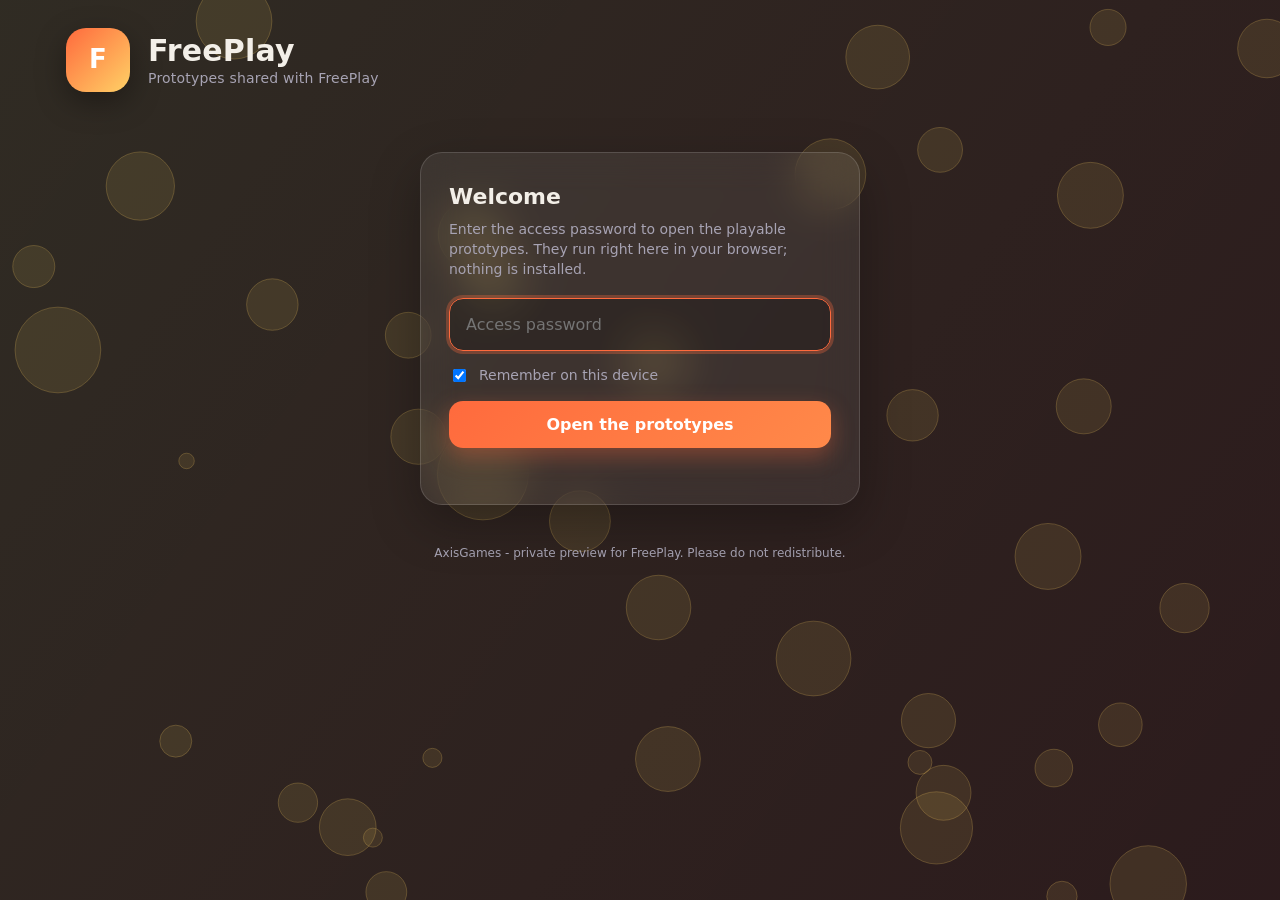
<file: freeplay/index.html>
<!doctype html>
<html lang="en"><head><meta charset="utf-8">
<meta name="viewport" content="width=device-width,initial-scale=1">
<meta name="robots" content="noindex,nofollow">
<meta name="color-scheme" content="dark light">
<title>Prototypes</title>
<style>
/* PrototypeForge SPACE dashboard (team / one per publisher). Everything on this site is ciphertext; the password unlocks the catalog on this device.
   Theme = space.json (public, no secrets): accent colours + background effect. Calm animated background on a canvas, glass cards, phone-first.
   Finding things fast (owner 2026-10-09, "we have a lot of prototypes"): a visible search field + Search button, genre chips, sort, and three
   views - big cards, desktop-style icons, compact list - remembered per device. ONE DOM node per prototype serves all three views (the container class
   switches the layout), and filtering only hides / reorders nodes: never rebuild the list per keystroke (covers are data: urls, re-decoding them stutters).
   Everything works by tap / click with nothing to learn (owner 2026-10-09: "not hot keys... work out of box for users in spaces"): no shortcut hints,
   no global hotkeys, view buttons carry text labels, Enter in the field only runs the search (it never starts a download). */
:root{--acc:#f0954f;--acc2:#7cc6ff;--bg:#0f1119;--bg2:#1a1f2e;--ink:#f3efe8;--mut:#a7a3b3;--card:rgba(255,255,255,.07);--card2:rgba(255,255,255,.12);--line:rgba(255,255,255,.14);--field:rgba(0,0,0,.22);--shadow:rgba(0,0,0,.28);--bad:#ff7b6b}
:root[data-mode=light]{--bg:#f4efe6;--bg2:#e6dccb;--ink:#2a2118;--mut:#6f6255;--card:rgba(255,255,255,.55);--card2:rgba(255,255,255,.8);--line:rgba(60,40,20,.14);--field:rgba(255,255,255,.75);--shadow:rgba(60,40,20,.14);--bad:#c8402f}
*{box-sizing:border-box}html,body{margin:0;min-height:100%}[hidden]{display:none!important}
body{background:var(--bg);color:var(--ink);font:16px/1.45 "Segoe UI",system-ui,-apple-system,Arial,sans-serif;overflow-x:hidden;-webkit-tap-highlight-color:transparent}
#fx{position:fixed;inset:0;width:100%;height:100%;z-index:0;pointer-events:none}
main{position:relative;z-index:1;max-width:1180px;margin:0 auto;padding:28px 16px 80px}
header{display:flex;align-items:center;gap:18px;flex-wrap:wrap;margin-bottom:22px}
.logo{width:64px;height:64px;border-radius:20px;display:grid;place-items:center;font-weight:900;font-size:26px;color:#fff;background:linear-gradient(135deg,var(--acc),var(--acc2));box-shadow:0 10px 30px rgba(0,0,0,.35);overflow:hidden;flex:none}
.logo img{width:100%;height:100%;object-fit:cover}
h1{margin:0;font-size:30px;letter-spacing:.2px;line-height:1.15}h1 small{display:block;font-size:14px;font-weight:500;color:var(--mut);margin-top:2px}
.spacer{flex:1}.pill:empty{display:none}.pill{display:inline-flex;align-items:center;gap:8px;border:1px solid var(--line);background:var(--card);backdrop-filter:blur(14px);border-radius:999px;padding:8px 14px;font-size:13px;color:var(--mut)}
.pill b{color:var(--ink)}
.glass{background:var(--card);border:1px solid var(--line);border-radius:22px;backdrop-filter:blur(18px);-webkit-backdrop-filter:blur(18px);box-shadow:0 18px 50px var(--shadow)}
button{font:inherit;color:inherit;background:none;border:0;padding:0;cursor:pointer}
:focus-visible{outline:3px solid var(--acc);outline-offset:2px}
.btn{font-weight:700;padding:12px 20px;border-radius:14px;background:linear-gradient(135deg,var(--acc),color-mix(in srgb,var(--acc) 70%,var(--acc2)));color:#fff;min-height:46px;box-shadow:0 8px 22px color-mix(in srgb,var(--acc) 35%,transparent);transition:transform .15s,box-shadow .15s}
.btn:hover{transform:translateY(-1px);box-shadow:0 12px 28px color-mix(in srgb,var(--acc) 45%,transparent)}.btn:active{transform:translateY(1px)}.btn:disabled{opacity:.5;transform:none}
.ghost{font-weight:600;font-size:14px;padding:8px 14px;min-height:38px;border-radius:12px;border:1px solid var(--line);color:var(--ink);background:transparent;transition:background .15s}.ghost:hover{background:var(--card2)}
.field{width:100%;font:inherit;padding:14px 16px;border-radius:14px;border:1px solid var(--line);background:var(--field);color:var(--ink);outline:none;transition:border-color .15s,box-shadow .15s}
.field:focus{border-color:var(--acc);box-shadow:0 0 0 3px color-mix(in srgb,var(--acc) 30%,transparent)}
#gate{max-width:440px;margin:60px auto 0;padding:28px}
#gate h2{margin:0 0 6px;font-size:22px}#gate p{margin:0 0 18px;color:var(--mut);font-size:14px}#gate .btn{width:100%}
label.chk{display:flex;gap:10px;align-items:center;margin:14px 0 16px;color:var(--mut);font-size:14px}
.err{color:var(--bad);min-height:1.4em;margin:8px 0 0;font-size:14px}
/* ---- toolbar: sticky so search / view stay one tap away while scrolling a long list */
.bar{position:sticky;top:10px;z-index:5;display:flex;flex-wrap:wrap;gap:10px;align-items:center;padding:10px;border-radius:18px;margin-bottom:12px}
.find{display:flex;gap:8px;flex:1 1 380px;min-width:0}.search{position:relative;flex:1;min-width:0}
.go{flex:none;display:flex;align-items:center;gap:8px;font-weight:700;font-size:15px;padding:0 18px;min-height:46px;border-radius:12px;color:#fff;background:linear-gradient(135deg,var(--acc),color-mix(in srgb,var(--acc) 70%,var(--acc2)));box-shadow:0 6px 16px color-mix(in srgb,var(--acc) 30%,transparent)}.go svg{width:17px;height:17px}.go:hover{filter:brightness(1.08)}
.search > svg{position:absolute;left:14px;top:50%;width:18px;height:18px;transform:translateY(-50%);color:var(--mut);pointer-events:none}
.search .field{padding:11px 44px 11px 42px;border-radius:12px;min-height:46px;font-size:16px;-webkit-appearance:none;appearance:none}
.search .field::-webkit-search-cancel-button{display:none}
.search .x{position:absolute;right:6px;top:50%;transform:translateY(-50%);width:34px;height:34px;border-radius:10px;display:grid;place-items:center;color:var(--mut);font-size:20px;line-height:1}.search .x:hover{background:var(--card2);color:var(--ink)}
.tools{display:flex;gap:10px;align-items:center;flex:0 0 auto}
select.field{width:auto;padding:10px 34px 10px 12px;min-height:44px;border-radius:12px;font-size:14px;-webkit-appearance:none;appearance:none;cursor:pointer;
  background-image:url("data:image/svg+xml,%3Csvg xmlns='http://www.w3.org/2000/svg' width='12' height='8' viewBox='0 0 12 8'%3E%3Cpath d='M1 1l5 5 5-5' fill='none' stroke='%23999' stroke-width='2'/%3E%3C/svg%3E");background-repeat:no-repeat;background-position:right 12px center}
select.field option{color:#222;background:#fff}
.seg{display:flex;padding:3px;gap:2px;border-radius:12px;border:1px solid var(--line);background:var(--field)}
.seg button{height:38px;padding:0 12px;border-radius:9px;display:flex;align-items:center;gap:7px;font-size:14px;font-weight:600;color:var(--mut);transition:background .15s,color .15s}
.seg button svg{width:17px;height:17px;flex:none}.seg button:hover{color:var(--ink)}
.seg button[aria-checked=true]{background:linear-gradient(135deg,var(--acc),color-mix(in srgb,var(--acc) 70%,var(--acc2)));color:#fff;box-shadow:0 4px 12px color-mix(in srgb,var(--acc) 35%,transparent)}
.chips{display:flex;gap:8px;overflow-x:auto;padding:2px 2px 6px;margin:0 0 6px;scrollbar-width:none;-webkit-mask-image:linear-gradient(90deg,#000 92%,transparent);mask-image:linear-gradient(90deg,#000 92%,transparent)}
.chips::-webkit-scrollbar{display:none}.chips:empty{display:none}
.chip{flex:none;font-size:13px;font-weight:600;padding:7px 13px;min-height:34px;border-radius:999px;border:1px solid var(--line);background:var(--card);color:var(--mut);backdrop-filter:blur(10px);white-space:nowrap;transition:background .15s,color .15s,border-color .15s}
.chip:hover{color:var(--ink);background:var(--card2)}.chip span{opacity:.65;margin-left:5px;font-weight:500}
.chip[aria-pressed=true]{background:color-mix(in srgb,var(--acc) 85%,transparent);border-color:transparent;color:#fff}.chip[aria-pressed=true] span{opacity:.85}
.top{display:flex;justify-content:space-between;align-items:center;gap:12px;flex-wrap:wrap;margin:0 2px 14px;color:var(--mut);font-size:14px}
/* ---- items: one node, three layouts */
#cards{display:grid;gap:18px}
.it{display:flex;flex-direction:column;text-align:left;position:relative;overflow:hidden;color:var(--ink);background:var(--card);border:1px solid var(--line);border-radius:22px;backdrop-filter:blur(18px);-webkit-backdrop-filter:blur(18px);box-shadow:0 18px 50px var(--shadow);transition:transform .22s,box-shadow .22s,background .15s}
.it.enter{animation:in .45s both}@keyframes in{from{opacity:0;transform:translateY(12px)}to{opacity:1;transform:none}}
.cv{display:grid;place-items:center;position:relative;overflow:hidden;background:linear-gradient(160deg,var(--acc),var(--acc2));flex:none}
.cv img{width:100%;height:100%;object-fit:cover;object-position:center 18%;display:block}
.ini{font-weight:900;color:rgba(255,255,255,.9);letter-spacing:-1px;text-shadow:0 4px 14px rgba(0,0,0,.3)}
.genre{position:absolute;left:12px;top:12px;font-size:12px;font-weight:700;padding:5px 10px;border-radius:999px;background:rgba(0,0,0,.5);color:#fff;backdrop-filter:blur(6px)}
.new{position:absolute;right:12px;top:12px;font-size:11px;font-weight:800;padding:5px 9px;border-radius:999px;background:var(--acc);color:#fff;letter-spacing:.5px;box-shadow:0 2px 8px rgba(0,0,0,.3)}
.prog{position:absolute;inset:0;display:none;place-items:center;background:rgba(10,12,20,.62);color:#fff;font-weight:800;font-size:15px;backdrop-filter:blur(2px)}
.it.busy .prog{display:grid}.it.busy{cursor:progress}
.bd{display:flex;flex-direction:column;gap:5px;flex:1;min-width:0}
.nm{font-weight:800;line-height:1.2}.tg{color:var(--mut);font-size:14px}.mt{color:var(--mut);font-size:12px;display:flex;gap:10px;flex-wrap:wrap}.mt i{font-style:normal}
.cta{display:none}.cta svg{width:14px;height:14px;flex:none}
mark{background:color-mix(in srgb,var(--acc) 45%,transparent);color:inherit;border-radius:3px;padding:0 1px}
.it.flash{box-shadow:0 0 0 3px var(--acc),0 18px 50px var(--shadow)}
/* big cards */
#cards.v-cards{grid-template-columns:repeat(auto-fill,minmax(250px,1fr))}
.v-cards .cv{aspect-ratio:4/3}.v-cards .ini{font-size:64px}
.v-cards .bd{padding:14px 16px 16px}.v-cards .nm{font-size:19px}.v-cards .tg{min-height:1.4em}.v-cards .mt{margin-top:auto}
.v-cards .cta{display:flex;align-items:center;justify-content:center;gap:8px;margin-top:10px;font-weight:700;padding:11px 20px;border-radius:14px;background:linear-gradient(135deg,var(--acc),color-mix(in srgb,var(--acc) 70%,var(--acc2)));color:#fff;box-shadow:0 8px 22px color-mix(in srgb,var(--acc) 30%,transparent)}
.v-cards .it:hover{transform:translateY(-4px);box-shadow:0 26px 60px rgba(0,0,0,.38)}
/* desktop icons: app tiles on the background, name under the icon, selection glow on hover / focus */
#cards.v-icons{grid-template-columns:repeat(auto-fill,minmax(112px,1fr));gap:6px 8px}
.v-icons .it{align-items:center;background:transparent;border-color:transparent;box-shadow:none;backdrop-filter:none;-webkit-backdrop-filter:none;border-radius:16px;padding:12px 6px 10px}
.v-icons .it:hover,.v-icons .it:focus-visible{background:var(--card2);border-color:var(--line)}
.v-icons .it:focus-visible{outline-offset:-2px}
.v-icons .cv{width:76px;height:76px;border-radius:22px;box-shadow:0 8px 20px rgba(0,0,0,.35),inset 0 0 0 1px rgba(255,255,255,.12);transition:transform .18s}
.v-icons .it:hover .cv{transform:scale(1.06)}.v-icons .it:active .cv{transform:scale(.96)}
.v-icons .ini{font-size:34px}.v-icons .genre,.v-icons .tg,.v-icons .mt{display:none}
.v-icons .new{top:4px;right:4px;width:12px;height:12px;padding:0;font-size:0;border:2px solid var(--bg)}
.v-icons .bd{align-items:center;margin-top:8px;width:100%}
.v-icons .nm{font-size:13px;font-weight:600;text-align:center;line-height:1.25;display:-webkit-box;-webkit-line-clamp:2;-webkit-box-orient:vertical;overflow:hidden;word-break:break-word;text-shadow:0 1px 3px rgba(0,0,0,.45)}
:root[data-mode=light] .v-icons .nm{text-shadow:none}
.v-icons .prog{font-size:13px}
/* compact list */
#cards.v-list{grid-template-columns:1fr;gap:8px}
.v-list .it{flex-direction:row;align-items:center;gap:14px;padding:8px 14px 8px 8px;border-radius:16px;box-shadow:0 6px 18px var(--shadow)}
.v-list .it:hover{background:var(--card2)}
.v-list .cv{width:56px;height:56px;border-radius:14px}.v-list .ini{font-size:24px}.v-list .genre,.v-list .new{display:none}
.v-list .bd{display:grid;grid-template-columns:minmax(0,1fr) 150px 110px 70px 40px;align-items:center;column-gap:16px;row-gap:0}
.v-list .nm{font-size:16px;grid-column:1}.v-list .tg{grid-column:1;grid-row:2;font-size:13px;white-space:nowrap;overflow:hidden;text-overflow:ellipsis}
.v-list .gl{display:block!important;grid-column:2;grid-row:1/3;font-size:13px;color:var(--mut);white-space:nowrap;overflow:hidden;text-overflow:ellipsis}
.v-list .mt{display:contents}.v-list .mt .u{grid-column:3;grid-row:1/3}.v-list .mt .s{grid-column:4;grid-row:1/3;text-align:right}
.v-list .nb{display:inline-block!important;margin-left:8px;vertical-align:2px;font-size:10px;font-weight:800;padding:2px 7px;border-radius:999px;background:var(--acc);color:#fff;letter-spacing:.4px}
.v-list .cta{grid-column:5;grid-row:1/3;display:grid;place-items:center;flex:none;width:40px;height:40px;border-radius:12px;background:linear-gradient(135deg,var(--acc),color-mix(in srgb,var(--acc) 70%,var(--acc2)));color:#fff;font-size:0}
.v-list .cta svg{width:16px;height:16px}
.gl,.nb{display:none}
.empty{text-align:center;padding:48px 20px;color:var(--mut)}.empty b{display:block;color:var(--ink);font-size:18px;margin-bottom:6px}.empty .ghost{margin-top:14px}
#toast{position:fixed;left:50%;bottom:22px;transform:translate(-50%,20px);z-index:20;max-width:min(560px,calc(100vw - 32px));padding:12px 18px;border-radius:14px;background:#2a1414;color:#ffd9d3;border:1px solid rgba(255,123,107,.4);box-shadow:0 12px 30px rgba(0,0,0,.4);font-size:14px;opacity:0;pointer-events:none;transition:opacity .2s,transform .2s}
#toast.on{opacity:1;transform:translate(-50%,0)}
.hidden{display:none}
footer{margin-top:40px;color:var(--mut);font-size:12px;text-align:center}
@media (max-width:720px){
  .v-list .bd{grid-template-columns:minmax(0,1fr) auto 40px}.v-list .cta{grid-column:3}.v-list .gl{display:none!important}.v-list .mt .u{grid-column:2;grid-row:1/3;text-align:right;white-space:nowrap}.v-list .mt .u i,.v-list .mt .s{display:none}
}
@media (max-width:560px){
  main{padding-top:20px}header{gap:14px;margin-bottom:16px}.logo{width:52px;height:52px;border-radius:16px;font-size:22px}h1{font-size:24px}#pillCount{display:none}
  .bar{top:6px;padding:8px;gap:8px}.find{flex-basis:100%}.go{padding:0 14px}.tools{width:100%;justify-content:space-between;gap:8px}.tools select.field{flex:1;min-width:0;font-size:13px;padding-right:28px;background-position:right 9px center}.seg button{padding:0 9px;gap:5px;font-size:13px}
  #cards.v-cards{grid-template-columns:1fr 1fr;gap:12px}.v-cards .bd{padding:10px 12px 12px}.v-cards .nm{font-size:15px}.v-cards .tg{font-size:12px;display:-webkit-box;-webkit-line-clamp:2;-webkit-box-orient:vertical;overflow:hidden}
  .v-cards .genre{font-size:10px;left:8px;top:8px;padding:3px 8px}.v-cards .new{right:8px;top:8px;font-size:10px;padding:3px 7px}.v-cards .ini{font-size:44px}.v-cards .cta{padding:9px 10px;min-height:40px;font-size:14px}.v-cards .mt .s{display:none}
  #cards.v-icons{grid-template-columns:repeat(4,1fr);gap:4px}.v-icons .it{padding:10px 2px 8px}.v-icons .cv{width:62px;height:62px;border-radius:18px}.v-icons .ini{font-size:28px}.v-icons .nm{font-size:12px}
  .v-list .it{gap:12px}.v-list .cv{width:48px;height:48px;border-radius:12px}.v-list .mt .u{font-size:12px}
}
@media (pointer:coarse){.seg button{height:40px}}
@media (max-width:370px){.seg button span{display:none}.seg button{padding:0 12px}}
@media (prefers-reduced-motion:reduce){.it.enter{animation:none}.it,.cv{transition:none}}
</style></head><body>
<canvas id="fx"></canvas>
<main>
<header><div class="logo" id="logo">P</div><div><h1 id="title">Prototypes<small id="sub"></small></h1></div><div class="spacer"></div><span class="pill" id="pillCount"></span></header>
<section id="gate" class="glass">
  <h2>Welcome</h2><p id="gateText">Enter the access password to open the playable prototypes. They run right here in your browser; nothing is installed.</p>
  <form id="f"><input type="password" class="field" id="pw" placeholder="Access password" autocomplete="current-password" autofocus>
  <label class="chk"><input type="checkbox" id="rem" checked> Remember on this device</label>
  <button class="btn" id="go" type="submit">Open the prototypes</button><div class="err" id="err"></div></form>
</section>
<section id="list" class="hidden">
  <div class="bar glass" role="search">
    <div class="find"><div class="search">
      <svg viewBox="0 0 24 24" fill="none" stroke="currentColor" stroke-width="2.2" stroke-linecap="round" aria-hidden="true"><circle cx="11" cy="11" r="7"/><path d="M20 20l-3.5-3.5"/></svg>
      <input type="search" class="field" id="q" placeholder="Search prototypes" aria-label="Search prototypes by name or genre" autocomplete="off" spellcheck="false" enterkeyhint="search">
      <button type="button" class="x" id="qx" aria-label="Clear search" title="Clear search" hidden>&times;</button>
    </div><button type="button" class="go" id="qgo"><svg viewBox="0 0 24 24" fill="none" stroke="currentColor" stroke-width="2.6" stroke-linecap="round" aria-hidden="true"><circle cx="11" cy="11" r="7"/><path d="M20 20l-3.5-3.5"/></svg>Search</button></div>
    <div class="tools">
      <select class="field" id="sort" aria-label="Sort prototypes"><option value="recent">Newest first</option><option value="name">Name A-Z</option><option value="genre">Genre</option></select>
      <div class="seg" role="radiogroup" aria-label="View">
        <button type="button" role="radio" data-v="cards" title="Large cards"><svg viewBox="0 0 20 20" fill="currentColor" aria-hidden="true"><rect x="2" y="2" width="7" height="7" rx="2"/><rect x="11" y="2" width="7" height="7" rx="2"/><rect x="2" y="11" width="7" height="7" rx="2"/><rect x="11" y="11" width="7" height="7" rx="2"/></svg><span>Cards</span></button>
        <button type="button" role="radio" data-v="icons" title="Desktop icons"><svg viewBox="0 0 20 20" fill="currentColor" aria-hidden="true"><rect x="2" y="2" width="4" height="4" rx="1.2"/><rect x="8" y="2" width="4" height="4" rx="1.2"/><rect x="14" y="2" width="4" height="4" rx="1.2"/><rect x="2" y="8" width="4" height="4" rx="1.2"/><rect x="8" y="8" width="4" height="4" rx="1.2"/><rect x="14" y="8" width="4" height="4" rx="1.2"/><rect x="2" y="14" width="4" height="4" rx="1.2"/><rect x="8" y="14" width="4" height="4" rx="1.2"/><rect x="14" y="14" width="4" height="4" rx="1.2"/></svg><span>Icons</span></button>
        <button type="button" role="radio" data-v="list" title="List"><svg viewBox="0 0 20 20" fill="currentColor" aria-hidden="true"><rect x="2" y="3" width="4" height="4" rx="1.2"/><rect x="8" y="4" width="10" height="2" rx="1"/><rect x="2" y="8" width="4" height="4" rx="1.2"/><rect x="8" y="9" width="10" height="2" rx="1"/><rect x="2" y="13" width="4" height="4" rx="1.2"/><rect x="8" y="14" width="10" height="2" rx="1"/></svg><span>List</span></button>
      </div>
    </div>
  </div>
  <div class="chips" id="chips" role="group" aria-label="Filter by genre"></div>
  <div class="top"><span id="upd" aria-live="polite"></span><button type="button" class="ghost" id="lock">Lock</button></div>
  <div id="cards"></div>
  <div class="empty" id="empty" hidden><b>No prototypes match</b><span id="emptyText"></span><br><button type="button" class="ghost" id="emptyReset">Clear search and filters</button></div>
</section>
<footer id="foot"></footer>
</main>
<div id="toast" role="alert"></div>
<script src="pfcrypto.js"></script>
<script>
(function () {
  var C = window.PFCrypto, $ = function (id) { return document.getElementById(id); }, BASE = new URL('./', location.href).href, key = null, catalog = null, SP = { title: 'Prototypes', studio: 'AxisGames', accent: '#f0954f', accent2: '#7cc6ff', effect: 'aurora', mode: 'dark', tagline: '', logo: '' };
  var MIME = { html: 'text/html', js: 'text/javascript', mjs: 'text/javascript', css: 'text/css', json: 'application/json', png: 'image/png', jpg: 'image/jpeg', jpeg: 'image/jpeg', gif: 'image/gif', webp: 'image/webp', svg: 'image/svg+xml', mp3: 'audio/mpeg', ogg: 'audio/ogg', wav: 'audio/wav', mp4: 'video/mp4', webm: 'video/webm', woff: 'font/woff', woff2: 'font/woff2', ttf: 'font/ttf', wasm: 'application/wasm', txt: 'text/plain' };
  // localStorage can throw (private mode, blocked site data): every access is wrapped, the page works without it
  function lsGet(k) { try { return localStorage.getItem(k); } catch (e) { return null; } }
  function lsSet(k, v) { try { if (v == null) localStorage.removeItem(k); else localStorage.setItem(k, v); } catch (e) { } }
  function get(u) { return fetch(u + (u.indexOf('?') < 0 ? '?' : '&') + 't=' + Date.now(), { cache: 'no-store' }).then(function (r) { if (!r.ok) throw new Error(u + ' ' + r.status); return r.arrayBuffer(); }); }
  // ---- theme from space.json (public)
  function applySpace(s) {
    SP = Object.assign(SP, s || {}); var r = document.documentElement.style; r.setProperty('--acc', SP.accent); r.setProperty('--acc2', SP.accent2); document.documentElement.dataset.mode = SP.mode === 'light' ? 'light' : 'dark';
    document.title = SP.title + ' - prototypes by ' + SP.studio; $('title').firstChild.textContent = SP.title; $('sub').textContent = SP.tagline || ('Playable prototypes by ' + SP.studio);
    if (SP.logo) $('logo').innerHTML = '<img alt="" src="' + SP.logo + '">'; else $('logo').textContent = (SP.title || 'P').trim().charAt(0).toUpperCase();
    $('foot').textContent = SP.studio + ' - private preview for ' + SP.title + '. Please do not redistribute.'; fx(SP.effect);
  }
  fetch('space.json?t=' + Date.now(), { cache: 'no-store' }).then(function (r) { return r.json(); }).then(applySpace).catch(function () { applySpace({}); });
  // ---- calm background: soft drifting blobs (aurora), rising bubbles, or a slow starfield; pauses when the tab is hidden, honours reduced motion
  function fx(kind) {
    var cv = $('fx'), c = cv.getContext('2d'), W, H, t0 = performance.now(), items = [], dpr = Math.min(2, window.devicePixelRatio || 1), still = matchMedia('(prefers-reduced-motion: reduce)').matches;
    function size() { W = cv.width = innerWidth * dpr; H = cv.height = innerHeight * dpr; } size(); addEventListener('resize', size);
    function hex(h, a) { var n = parseInt(h.slice(1), 16); return 'rgba(' + (n >> 16 & 255) + ',' + (n >> 8 & 255) + ',' + (n & 255) + ',' + a + ')'; }
    var A = SP.accent, B = SP.accent2, light = SP.mode === 'light';
    if (kind === 'bubbles') for (var i = 0; i < 40; i++) items.push({ x: Math.random(), y: Math.random(), r: 6 + Math.random() * 40, v: 0.02 + Math.random() * 0.05, w: Math.random() * 6.28 });
    if (kind === 'stars') for (var j = 0; j < 160; j++) items.push({ x: Math.random(), y: Math.random(), r: 0.6 + Math.random() * 1.8, p: Math.random() * 6.28, v: 0.004 + Math.random() * 0.01 });
    function frame(now) {
      var t = (now - t0) / 1000; c.clearRect(0, 0, W, H);
      if (kind === 'stars') {
        var g0 = c.createLinearGradient(0, 0, 0, H); g0.addColorStop(0, hex(A, .10)); g0.addColorStop(1, hex(B, .06)); c.fillStyle = g0; c.fillRect(0, 0, W, H);
        items.forEach(function (s) { var a = 0.35 + 0.65 * (0.5 + 0.5 * Math.sin(t * 1.3 + s.p)); c.beginPath(); c.arc(((s.x + t * s.v * 0.05) % 1) * W, s.y * H, s.r * dpr, 0, 7); c.fillStyle = light ? hex(A, a * .7) : 'rgba(255,255,255,' + a * .8 + ')'; c.fill(); });
      } else if (kind === 'bubbles') {
        var g1 = c.createLinearGradient(0, 0, W, H); g1.addColorStop(0, hex(B, .14)); g1.addColorStop(1, hex(A, .12)); c.fillStyle = g1; c.fillRect(0, 0, W, H);
        items.forEach(function (b) { var y = (1 - ((b.y + t * b.v) % 1)) * H, x = (b.x + Math.sin(t * 0.6 + b.w) * 0.015) * W; c.beginPath(); c.arc(x, y, b.r * dpr, 0, 7); c.fillStyle = hex(B, .10); c.fill(); c.lineWidth = dpr; c.strokeStyle = hex(B, .22); c.stroke(); });
      } else {   // aurora: four large soft blobs drifting on slow sine paths
        [[A, 0.0, .28], [B, 2.1, .24], [A, 4.2, .18], [B, 1.0, .16]].forEach(function (o, i) {
          var x = (0.5 + 0.42 * Math.sin(t * 0.07 + o[1] + i)) * W, y = (0.5 + 0.38 * Math.cos(t * 0.05 + o[1] * 1.7)) * H, r = (0.32 + 0.08 * Math.sin(t * 0.09 + i)) * Math.max(W, H);
          var g = c.createRadialGradient(x, y, 0, x, y, r); g.addColorStop(0, hex(o[0], o[2] * (light ? .8 : 1))); g.addColorStop(1, hex(o[0], 0)); c.fillStyle = g; c.fillRect(0, 0, W, H);
        });
      }
      if (!still && !document.hidden) requestAnimationFrame(frame);
    }
    frame(performance.now()); document.addEventListener('visibilitychange', function () { if (!document.hidden && !still) requestAnimationFrame(frame); });
  }
  // ---- catalog
  async function unlock(k) {
    var buf; try { buf = await get('catalog.bin'); } catch (e) { throw new Error('Nothing published yet.'); }
    try { catalog = JSON.parse(new TextDecoder().decode(await C.decrypt(k, buf))); } catch (e) { throw new Error('Wrong password.'); }
    key = k; show();
  }
  function ago(iso) { var s = (Date.now() - new Date(iso)) / 1000; return s < 90 ? 'just now' : s < 5400 ? Math.round(s / 60) + ' min ago' : s < 129600 ? Math.round(s / 3600) + ' h ago' : Math.round(s / 86400) + ' days ago'; }
  // ---- find: tokens must ALL match somewhere (title, folder name, genre, pitch); title hits rank first; "cr" also finds Capybara Rope (initials).
  // No loose letter-subsequence over the whole title: "cat" matched "ACTion CAsual meTa" and buried the real hits (2026-10-09).
  var UI = { view: lsGet('pf_view') || 'cards', sort: lsGet('pf_sort') || 'recent', genre: '', q: '' }, items = [], shown = [];
  if (['cards', 'icons', 'list'].indexOf(UI.view) < 0) UI.view = 'cards'; if (['recent', 'name', 'genre'].indexOf(UI.sort) < 0) UI.sort = 'recent';
  function norm(s) { return String(s || '').replace(/([a-z])([A-Z])/g, '$1 $2').toLowerCase().normalize('NFKD').replace(/[̀-ͯ]/g, ''); }
  function subseq(t, s) { var j = 0; for (var i = 0; i < s.length && j < t.length; i++) if (s[i] === t[j]) j++; return j === t.length; }
  function score(it, toks, whole) {
    var sc = it.h.title.indexOf(whole) === 0 ? 60 : 0;
    for (var i = 0; i < toks.length; i++) {
      var t = toks[i], s = 0;
      if ((' ' + it.h.title).indexOf(' ' + t) >= 0) s = 30; else if (it.h.title.indexOf(t) >= 0) s = 20; else if (it.h.name.indexOf(t) >= 0) s = 15;
      else if (it.h.genre.indexOf(t) >= 0) s = 10; else if (it.h.tag.indexOf(t) >= 0) s = 6; else if (t.length > 1 && subseq(t, it.h.initials)) s = 3;
      if (!s) return 0; sc += s;
    }
    return sc;
  }
  function highlight(el, text, toks) {   // text nodes only: titles come from publish.json and are never trusted as html
    el.textContent = ''; var low = text.toLowerCase(), marks = [];
    toks.forEach(function (t) { var i = low.indexOf(t); if (i >= 0) marks.push([i, i + t.length]); });
    marks.sort(function (a, b) { return a[0] - b[0]; }); var at = 0;
    marks.forEach(function (m) { if (m[0] < at) return; el.appendChild(document.createTextNode(text.slice(at, m[0]))); var k = document.createElement('mark'); k.textContent = text.slice(m[0], m[1]); el.appendChild(k); at = m[1]; });
    el.appendChild(document.createTextNode(text.slice(at)));
  }
  var PLAY_SVG = '<svg viewBox="0 0 16 16" fill="currentColor" aria-hidden="true"><path d="M4 2.5v11a.6.6 0 0 0 .9.5l9-5.5a.6.6 0 0 0 0-1l-9-5.5a.6.6 0 0 0-.9.5z"/></svg>';
  function build(p, i) {
    var title = p.title || p.name, fresh = (Date.now() - new Date(p.updated)) < 3 * 86400000, d = document.createElement('button');
    d.type = 'button'; d.className = 'it enter'; d.id = 'p-' + p.name; d.style.animationDelay = Math.min(i, 12) * 45 + 'ms'; d.addEventListener('animationend', function () { d.classList.remove('enter'); d.style.animationDelay = ''; }, { once: true });
    d.innerHTML = '<span class="cv">' + (p.cover ? '<img alt="" loading="lazy" decoding="async">' : '<span class="ini"></span>') + (p.genre ? '<span class="genre"></span>' : '') + (fresh ? '<span class="new">NEW</span>' : '') + '<span class="prog"></span></span>' +
      '<span class="bd"><span class="nm"></span><span class="tg"></span><span class="gl"></span><span class="mt"><span class="u"></span><span class="s"></span></span><span class="cta">' + PLAY_SVG + 'Play</span></span>';
    if (p.cover) d.querySelector('img').src = p.cover; else d.querySelector('.ini').textContent = title.charAt(0).toUpperCase();
    if (p.genre) d.querySelector('.genre').textContent = d.querySelector('.gl').textContent = p.genre;
    d.querySelector('.tg').textContent = p.tagline || ''; d.querySelector('.u').innerHTML = '<i>updated </i>'; d.querySelector('.u').appendChild(document.createTextNode(ago(p.updated))); d.querySelector('.s').textContent = (p.bytes / 1048576).toFixed(1) + ' MB';
    d.setAttribute('aria-label', 'Play ' + title + (p.genre ? ', ' + p.genre : '') + ', updated ' + ago(p.updated)); d.title = title + (p.tagline ? ' - ' + p.tagline : '');
    var it = { p: p, el: d, title: title, fresh: fresh, nm: d.querySelector('.nm'), h: { title: norm(title), name: norm(p.name), genre: norm(p.genre), tag: norm(p.tagline), initials: norm(title).split(/[^a-z0-9]+/).map(function (w) { return w.charAt(0); }).join('') } };
    if (fresh) { var nb = document.createElement('span'); nb.className = 'nb'; nb.textContent = 'NEW'; it.nb = nb; }
    d.onclick = function () { play(it); }; return it;
  }
  function setName(it, toks) { highlight(it.nm, it.title, toks); if (it.nb) it.nm.appendChild(it.nb); }
  function chips() {
    var g = {}, nFresh = 0; items.forEach(function (it) { if (it.p.genre) g[it.p.genre] = (g[it.p.genre] || 0) + 1; if (it.fresh) nFresh++; });
    var keys = Object.keys(g).sort(), box = $('chips'); box.innerHTML = ''; if (keys.length < 2 && !nFresh) return;
    var add = function (val, label, n) { var b = document.createElement('button'); b.type = 'button'; b.className = 'chip'; b.dataset.g = val; b.textContent = label; if (n != null) { var s = document.createElement('span'); s.textContent = n; b.appendChild(s); } b.setAttribute('aria-pressed', String(UI.genre === val)); b.onclick = function () { UI.genre = UI.genre === val && val ? '' : val; apply(); }; box.appendChild(b); };
    add('', 'All', items.length); if (nFresh) add('__new', 'New', nFresh); keys.forEach(function (k) { add(k, k, g[k]); });
  }
  function apply() {
    var whole = norm(UI.q).trim(), toks = whole.split(/\s+/).filter(Boolean), box = $('cards'); shown = [];
    if (!items.some(function (it) { return UI.genre === '__new' ? it.fresh : it.p.genre === UI.genre; })) UI.genre = '';
    items.forEach(function (it) {
      var ok = !UI.genre || (UI.genre === '__new' ? it.fresh : it.p.genre === UI.genre); it.s = ok ? (toks.length ? score(it, toks, whole) : 1) : 0;
      it.el.hidden = !it.s; if (it.s) shown.push(it); setName(it, toks);
    });
    var by = { recent: function (a, b) { return b.p.updated.localeCompare(a.p.updated); }, name: function (a, b) { return a.title.localeCompare(b.title); }, genre: function (a, b) { return (a.p.genre || '~').localeCompare(b.p.genre || '~') || a.title.localeCompare(b.title); } }[UI.sort];
    shown.sort(function (a, b) { return (b.s - a.s) || by(a, b); }); shown.forEach(function (it) { box.appendChild(it.el); });
    box.className = 'v-' + UI.view; $('sort').value = UI.sort;
    [].forEach.call(document.querySelectorAll('.seg button'), function (b) { b.setAttribute('aria-checked', String(b.dataset.v === UI.view)); b.tabIndex = b.dataset.v === UI.view ? 0 : -1; });
    [].forEach.call(document.querySelectorAll('.chip'), function (b) { b.setAttribute('aria-pressed', String(b.dataset.g === UI.genre && !!(b.dataset.g || !UI.genre))); });
    var n = items.length, filtered = toks.length || UI.genre;
    $('upd').textContent = filtered ? shown.length + ' of ' + n + ' prototype' + (n === 1 ? '' : 's') : n + ' prototype' + (n === 1 ? '' : 's') + (catalog.updated ? ' - last update ' + ago(catalog.updated) : '');
    $('empty').hidden = shown.length > 0 || !n; $('emptyText').textContent = UI.q ? 'Nothing found for "' + UI.q + '"' + (UI.genre ? ' in this filter.' : '.') : 'Nothing in this filter.';
    $('qx').hidden = !UI.q;
  }
  function show() {
    $('gate').classList.add('hidden'); $('list').classList.remove('hidden'); var n = catalog.prototypes.length;
    $('pillCount').innerHTML = '<b>' + n + '</b> playable';
    $('cards').innerHTML = ''; items = catalog.prototypes.slice().sort(function (a, b) { return b.updated.localeCompare(a.updated); }).map(build);
    chips(); apply();
    var want = decodeURIComponent(location.hash.slice(1));
    // #run=<id>: the visitor came back from a game url GitHub / the service worker could not serve (404.html, sw.js): relaunch that game in this tab
    // RL-01 (owner 2026-11-26, DigDrop on iPhone "все время перезапускается"): relaunch by itself at most once per 2 minutes per game. iOS can
    // evict the 90 MB cache or kill the game tab again right after a relaunch; a second automatic relaunch would loop (download -> crash -> back
    // here -> download). The second time the card is shown with a toast and the visitor presses Play. Gate: run_404_selftest.js (3).
    if (want.indexOf('run=') === 0) { var rid = want.slice(4), rit = items.filter(function (x) { return x.p.id === rid; })[0]; history.replaceState(null, '', location.pathname + location.search);
      if (!rit) { toast('That game is no longer published here.'); return; }
      var rk = 'pf_relaunch_' + rid, rlast = +(lsGet(rk) || 0); if (Date.now() - rlast > 120000) { lsSet(rk, String(Date.now())); play(rit, true); return; }
      rit.el.scrollIntoView({ block: 'center' }); rit.el.classList.add('flash'); toast((rit.p.title || rit.p.name) + ' stopped. Press Play to start it again.'); return; }
    if (want) { var it = items.filter(function (x) { return x.p.name === want; })[0]; if (it) { if (it.el.hidden) { UI.q = $('q').value = ''; UI.genre = ''; apply(); } it.el.scrollIntoView({ block: 'center' }); it.el.classList.add('flash'); it.el.focus({ preventScroll: true }); } }
  }
  // ---- controls
  var qt = 0; $('q').addEventListener('input', function () { clearTimeout(qt); qt = setTimeout(function () { UI.q = $('q').value; apply(); window.scrollTo({ top: Math.min(scrollY, $('list').offsetTop - 10) }); }, 60); });
  $('q').addEventListener('keydown', function (e) {
    if (e.key === 'Enter') { e.preventDefault(); runSearch(); }
    else if (e.key === 'Escape') { if ($('q').value) { $('q').value = UI.q = ''; apply(); } else $('q').blur(); }
    else if (e.key === 'ArrowDown' && shown[0]) { e.preventDefault(); shown[0].el.focus(); }
  });
  function runSearch() {   // the Search button (and Enter): apply now, close the phone keyboard, bring the results into view; never auto-plays
    clearTimeout(qt); UI.q = $('q').value; apply(); if (!UI.q) { $('q').focus(); return; } $('q').blur(); var t = $('chips').getBoundingClientRect().top + scrollY - 90; if (scrollY > t || innerWidth < 560) window.scrollTo({ top: Math.max(0, t), behavior: 'smooth' });
  }
  $('qgo').onclick = runSearch;
  $('qx').onclick = function () { $('q').value = UI.q = ''; apply(); $('q').focus(); };
  $('sort').onchange = function () { UI.sort = this.value; lsSet('pf_sort', UI.sort); apply(); };
  function setView(v) { UI.view = v; lsSet('pf_view', v); apply(); }
  [].forEach.call(document.querySelectorAll('.seg button'), function (b) { b.onclick = function () { setView(b.dataset.v); }; });
  document.querySelector('.seg').addEventListener('keydown', function (e) {   // radiogroup: arrows move the choice
    var v = ['cards', 'icons', 'list'], i = v.indexOf(UI.view), d = e.key === 'ArrowRight' || e.key === 'ArrowDown' ? 1 : e.key === 'ArrowLeft' || e.key === 'ArrowUp' ? -1 : 0;
    if (!d) return; e.preventDefault(); setView(v[(i + d + 3) % 3]); document.querySelector('.seg button[data-v=' + UI.view + ']').focus();
  });
  $('emptyReset').onclick = function () { $('q').value = UI.q = ''; UI.genre = ''; apply(); $('q').focus(); };
  // arrow keys walk the visible items the way they are laid out (grid rows in cards / icons, one column in list)
  $('cards').addEventListener('keydown', function (e) {
    var k = e.key, els = shown.map(function (x) { return x.el; }), i = els.indexOf(document.activeElement); if (i < 0) return;
    var next = -1;
    if (k === 'Home') next = 0; else if (k === 'End') next = els.length - 1;
    else if (k === 'ArrowRight') next = Math.min(i + 1, els.length - 1); else if (k === 'ArrowLeft') next = Math.max(i - 1, 0);
    else if (k === 'ArrowDown' || k === 'ArrowUp') {
      var r = els[i].getBoundingClientRect(), cx = r.left + r.width / 2, down = k === 'ArrowDown', rows = els.map(function (el) { return el.getBoundingClientRect(); });
      var cand = rows.map(function (q, j) { return j; }).filter(function (j) { return down ? rows[j].top > r.top + 4 : rows[j].top < r.top - 4; });
      if (!cand.length) { if (!down) { e.preventDefault(); $('q').focus(); } return; }
      var rowTop = down ? Math.min.apply(null, cand.map(function (j) { return rows[j].top; })) : Math.max.apply(null, cand.map(function (j) { return rows[j].top; }));
      cand.filter(function (j) { return Math.abs(rows[j].top - rowTop) < 4; }).forEach(function (j) { var dx = Math.abs(rows[j].left + rows[j].width / 2 - cx); if (next < 0 || dx < Math.abs(rows[next].left + rows[next].width / 2 - cx)) next = j; });
    } else return;
    e.preventDefault(); if (next >= 0) { els[next].focus(); els[next].scrollIntoView({ block: 'nearest' }); }
  });
  var tt = 0; function toast(t) { var el = $('toast'); el.textContent = t; el.classList.add('on'); clearTimeout(tt); tt = setTimeout(function () { el.classList.remove('on'); }, 6000); }
  async function getP(u, cb) {   // download with progress (a 13 MB bundle takes a minute on a slow link: never leave a blank tab)
    var r = await fetch(u + '?t=' + Date.now(), { cache: 'no-store' }); if (!r.ok) throw new Error(u + ' ' + r.status);
    var total = +r.headers.get('content-length') || 0, rd = r.body && r.body.getReader(); if (!rd) return r.arrayBuffer();
    var chunks = [], got = 0; for (;;) { var x = await rd.read(); if (x.done) break; chunks.push(x.value); got += x.value.length; cb(got, total); }
    var out = new Uint8Array(got), o = 0; chunks.forEach(function (c) { out.set(c, o); o += c.length; }); return out.buffer;
  }
  async function play(it, sameTab) {
    if (it.busy) return; var p = it.p, el = it.el, prog = el.querySelector('.prog'), w = sameTab ? null : window.open('', '_blank'); it.busy = true; el.classList.add('busy'); el.setAttribute('aria-busy', 'true');
    var say = function (t, short) { prog.textContent = short || ''; try { if (w && !w.closed) { w.document.open(); w.document.write('<title>Loading ' + (p.title || p.name) + '</title><body style="margin:0;background:#0f1119;color:#f3efe8;font:18px system-ui;display:grid;place-items:center;height:100vh">' + t + '</body>'); w.document.close(); } } catch (e) { } };
    try {
      say('Downloading...', '...'); var last = 0, enc = await getP(p.bundle, function (g, t) { var now = Date.now(); if (now - last > 400) { last = now; var pc = t ? Math.round(g / t * 100) + '%' : Math.round(g / 1048576) + ' MB'; say('Downloading ' + pc + '...', pc); } });
      say('Unlocking...', 'Unlock'); var files = C.unpack(await C.gunzip(await C.decrypt(key, enc))); say('Unpacking ' + files.length + ' files...', 'Unpack');
      if ('serviceWorker' in navigator) { await navigator.serviceWorker.register('sw.js', { scope: './' }); await navigator.serviceWorker.ready; } else throw new Error('This browser has no service worker support (private mode?). Try Chrome, Safari or Firefox in a normal window.');
      // Every publish gets its OWN url prefix (…/run/<id>/<publish stamp>/): art is requested by unversioned urls (assets/art/enemies_ch1.png), so reusing one prefix let an open tab / the
      // browser's image cache keep serving the previous publish's art after "Publish to team" (WordDefense 2026-10-02: units, towers, levels stayed old). Old publishes are wiped, and the wipe is AWAITED.
      var cache = await caches.open('pf-run'), prefix = BASE + 'run/' + p.id + '/' + Date.parse(p.updated).toString(36) + '/', idPrefix = BASE + 'run/' + p.id + '/';
      await Promise.all((await cache.keys()).filter(function (rq) { return rq.url.indexOf(idPrefix) === 0; }).map(function (rq) { return cache.delete(rq); }));
      for (var i = 0; i < files.length; i++) { var f = files[i], ext = f.p.split('.').pop().toLowerCase(); await cache.put(prefix + f.p.split('/').map(encodeURIComponent).join('/'), new Response(f.bytes, { headers: { 'Content-Type': f.t || MIME[ext] || 'application/octet-stream' } })); }
      say('Starting...', 'Start'); var url = prefix + 'index.html'; if (w) w.location = url; else location.href = url;
    } catch (e) { if (w) w.close(); toast((p.title || p.name) + ': ' + e.message); }
    it.busy = false; el.classList.remove('busy'); el.removeAttribute('aria-busy'); prog.textContent = '';
  }
  $('f').onsubmit = async function (ev) {
    ev.preventDefault(); $('err').textContent = 'Unlocking...'; $('go').disabled = true;
    try { var meta = await (await fetch('meta.json?t=' + Date.now())).json(), k = await C.deriveKey($('pw').value, meta); await unlock(k); if ($('rem').checked) lsSet('pf_key', await C.exportKey(k)); $('err').textContent = ''; }
    catch (e) { $('err').textContent = e.message; }
    $('go').disabled = false;
  };
  $('lock').onclick = function () { lsSet('pf_key', null); key = null; catalog = null; items = []; shown = []; $('cards').innerHTML = ''; $('chips').innerHTML = ''; $('list').classList.add('hidden'); $('gate').classList.remove('hidden'); $('pillCount').textContent = ''; };
  var saved = lsGet('pf_key'); if (saved) C.importKey(saved).then(unlock).catch(function () { lsSet('pf_key', null); });
})();
</script></body></html>
</file>
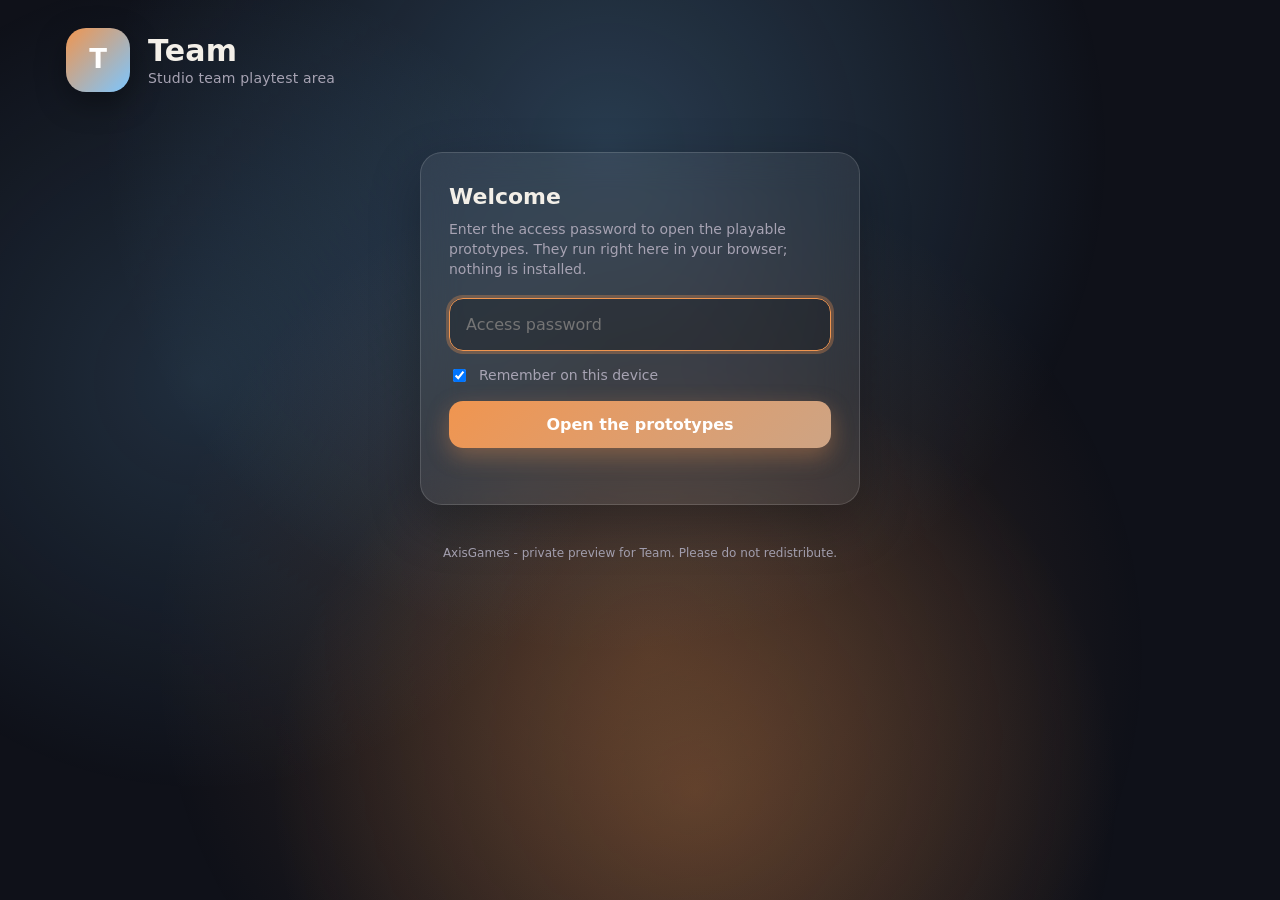
<file: play/index.html>
<!doctype html>
<html lang="en"><head><meta charset="utf-8">
<meta name="viewport" content="width=device-width,initial-scale=1">
<meta name="robots" content="noindex,nofollow">
<meta name="color-scheme" content="dark light">
<title>Prototypes</title>
<style>
/* PrototypeForge SPACE dashboard (team / one per publisher). Everything on this site is ciphertext; the password unlocks the catalog on this device.
   Theme = space.json (public, no secrets): accent colours + background effect. Calm animated background on a canvas, glass cards, phone-first.
   Finding things fast (owner 2026-10-09, "we have a lot of prototypes"): a visible search field + Search button, genre chips, sort, and three
   views - big cards, desktop-style icons, compact list - remembered per device. ONE DOM node per prototype serves all three views (the container class
   switches the layout), and filtering only hides / reorders nodes: never rebuild the list per keystroke (covers are data: urls, re-decoding them stutters).
   Everything works by tap / click with nothing to learn (owner 2026-10-09: "not hot keys... work out of box for users in spaces"): no shortcut hints,
   no global hotkeys, view buttons carry text labels, Enter in the field only runs the search (it never starts a download). */
:root{--acc:#f0954f;--acc2:#7cc6ff;--bg:#0f1119;--bg2:#1a1f2e;--ink:#f3efe8;--mut:#a7a3b3;--card:rgba(255,255,255,.07);--card2:rgba(255,255,255,.12);--line:rgba(255,255,255,.14);--field:rgba(0,0,0,.22);--shadow:rgba(0,0,0,.28);--bad:#ff7b6b}
:root[data-mode=light]{--bg:#f4efe6;--bg2:#e6dccb;--ink:#2a2118;--mut:#6f6255;--card:rgba(255,255,255,.55);--card2:rgba(255,255,255,.8);--line:rgba(60,40,20,.14);--field:rgba(255,255,255,.75);--shadow:rgba(60,40,20,.14);--bad:#c8402f}
*{box-sizing:border-box}html,body{margin:0;min-height:100%}[hidden]{display:none!important}
body{background:var(--bg);color:var(--ink);font:16px/1.45 "Segoe UI",system-ui,-apple-system,Arial,sans-serif;overflow-x:hidden;-webkit-tap-highlight-color:transparent}
#fx{position:fixed;inset:0;width:100%;height:100%;z-index:0;pointer-events:none}
main{position:relative;z-index:1;max-width:1180px;margin:0 auto;padding:28px 16px 80px}
header{display:flex;align-items:center;gap:18px;flex-wrap:wrap;margin-bottom:22px}
.logo{width:64px;height:64px;border-radius:20px;display:grid;place-items:center;font-weight:900;font-size:26px;color:#fff;background:linear-gradient(135deg,var(--acc),var(--acc2));box-shadow:0 10px 30px rgba(0,0,0,.35);overflow:hidden;flex:none}
.logo img{width:100%;height:100%;object-fit:cover}
h1{margin:0;font-size:30px;letter-spacing:.2px;line-height:1.15}h1 small{display:block;font-size:14px;font-weight:500;color:var(--mut);margin-top:2px}
.spacer{flex:1}.pill:empty{display:none}.pill{display:inline-flex;align-items:center;gap:8px;border:1px solid var(--line);background:var(--card);backdrop-filter:blur(14px);border-radius:999px;padding:8px 14px;font-size:13px;color:var(--mut)}
.pill b{color:var(--ink)}
.glass{background:var(--card);border:1px solid var(--line);border-radius:22px;backdrop-filter:blur(18px);-webkit-backdrop-filter:blur(18px);box-shadow:0 18px 50px var(--shadow)}
button{font:inherit;color:inherit;background:none;border:0;padding:0;cursor:pointer}
:focus-visible{outline:3px solid var(--acc);outline-offset:2px}
.btn{font-weight:700;padding:12px 20px;border-radius:14px;background:linear-gradient(135deg,var(--acc),color-mix(in srgb,var(--acc) 70%,var(--acc2)));color:#fff;min-height:46px;box-shadow:0 8px 22px color-mix(in srgb,var(--acc) 35%,transparent);transition:transform .15s,box-shadow .15s}
.btn:hover{transform:translateY(-1px);box-shadow:0 12px 28px color-mix(in srgb,var(--acc) 45%,transparent)}.btn:active{transform:translateY(1px)}.btn:disabled{opacity:.5;transform:none}
.ghost{font-weight:600;font-size:14px;padding:8px 14px;min-height:38px;border-radius:12px;border:1px solid var(--line);color:var(--ink);background:transparent;transition:background .15s}.ghost:hover{background:var(--card2)}
.field{width:100%;font:inherit;padding:14px 16px;border-radius:14px;border:1px solid var(--line);background:var(--field);color:var(--ink);outline:none;transition:border-color .15s,box-shadow .15s}
.field:focus{border-color:var(--acc);box-shadow:0 0 0 3px color-mix(in srgb,var(--acc) 30%,transparent)}
#gate{max-width:440px;margin:60px auto 0;padding:28px}
#gate h2{margin:0 0 6px;font-size:22px}#gate p{margin:0 0 18px;color:var(--mut);font-size:14px}#gate .btn{width:100%}
label.chk{display:flex;gap:10px;align-items:center;margin:14px 0 16px;color:var(--mut);font-size:14px}
.err{color:var(--bad);min-height:1.4em;margin:8px 0 0;font-size:14px}
/* ---- toolbar: sticky so search / view stay one tap away while scrolling a long list */
.bar{position:sticky;top:10px;z-index:5;display:flex;flex-wrap:wrap;gap:10px;align-items:center;padding:10px;border-radius:18px;margin-bottom:12px}
.find{display:flex;gap:8px;flex:1 1 380px;min-width:0}.search{position:relative;flex:1;min-width:0}
.go{flex:none;display:flex;align-items:center;gap:8px;font-weight:700;font-size:15px;padding:0 18px;min-height:46px;border-radius:12px;color:#fff;background:linear-gradient(135deg,var(--acc),color-mix(in srgb,var(--acc) 70%,var(--acc2)));box-shadow:0 6px 16px color-mix(in srgb,var(--acc) 30%,transparent)}.go svg{width:17px;height:17px}.go:hover{filter:brightness(1.08)}
.search > svg{position:absolute;left:14px;top:50%;width:18px;height:18px;transform:translateY(-50%);color:var(--mut);pointer-events:none}
.search .field{padding:11px 44px 11px 42px;border-radius:12px;min-height:46px;font-size:16px;-webkit-appearance:none;appearance:none}
.search .field::-webkit-search-cancel-button{display:none}
.search .x{position:absolute;right:6px;top:50%;transform:translateY(-50%);width:34px;height:34px;border-radius:10px;display:grid;place-items:center;color:var(--mut);font-size:20px;line-height:1}.search .x:hover{background:var(--card2);color:var(--ink)}
.tools{display:flex;gap:10px;align-items:center;flex:0 0 auto}
select.field{width:auto;padding:10px 34px 10px 12px;min-height:44px;border-radius:12px;font-size:14px;-webkit-appearance:none;appearance:none;cursor:pointer;
  background-image:url("data:image/svg+xml,%3Csvg xmlns='http://www.w3.org/2000/svg' width='12' height='8' viewBox='0 0 12 8'%3E%3Cpath d='M1 1l5 5 5-5' fill='none' stroke='%23999' stroke-width='2'/%3E%3C/svg%3E");background-repeat:no-repeat;background-position:right 12px center}
select.field option{color:#222;background:#fff}
.seg{display:flex;padding:3px;gap:2px;border-radius:12px;border:1px solid var(--line);background:var(--field)}
.seg button{height:38px;padding:0 12px;border-radius:9px;display:flex;align-items:center;gap:7px;font-size:14px;font-weight:600;color:var(--mut);transition:background .15s,color .15s}
.seg button svg{width:17px;height:17px;flex:none}.seg button:hover{color:var(--ink)}
.seg button[aria-checked=true]{background:linear-gradient(135deg,var(--acc),color-mix(in srgb,var(--acc) 70%,var(--acc2)));color:#fff;box-shadow:0 4px 12px color-mix(in srgb,var(--acc) 35%,transparent)}
.chips{display:flex;gap:8px;overflow-x:auto;padding:2px 2px 6px;margin:0 0 6px;scrollbar-width:none;-webkit-mask-image:linear-gradient(90deg,#000 92%,transparent);mask-image:linear-gradient(90deg,#000 92%,transparent)}
.chips::-webkit-scrollbar{display:none}.chips:empty{display:none}
.chip{flex:none;font-size:13px;font-weight:600;padding:7px 13px;min-height:34px;border-radius:999px;border:1px solid var(--line);background:var(--card);color:var(--mut);backdrop-filter:blur(10px);white-space:nowrap;transition:background .15s,color .15s,border-color .15s}
.chip:hover{color:var(--ink);background:var(--card2)}.chip span{opacity:.65;margin-left:5px;font-weight:500}
.chip[aria-pressed=true]{background:color-mix(in srgb,var(--acc) 85%,transparent);border-color:transparent;color:#fff}.chip[aria-pressed=true] span{opacity:.85}
.top{display:flex;justify-content:space-between;align-items:center;gap:12px;flex-wrap:wrap;margin:0 2px 14px;color:var(--mut);font-size:14px}
/* ---- items: one node, three layouts */
#cards{display:grid;gap:18px}
.it{display:flex;flex-direction:column;text-align:left;position:relative;overflow:hidden;color:var(--ink);background:var(--card);border:1px solid var(--line);border-radius:22px;backdrop-filter:blur(18px);-webkit-backdrop-filter:blur(18px);box-shadow:0 18px 50px var(--shadow);transition:transform .22s,box-shadow .22s,background .15s}
.it.enter{animation:in .45s both}@keyframes in{from{opacity:0;transform:translateY(12px)}to{opacity:1;transform:none}}
.cv{display:grid;place-items:center;position:relative;overflow:hidden;background:linear-gradient(160deg,var(--acc),var(--acc2));flex:none}
.cv img{width:100%;height:100%;object-fit:cover;object-position:center 18%;display:block}
.ini{font-weight:900;color:rgba(255,255,255,.9);letter-spacing:-1px;text-shadow:0 4px 14px rgba(0,0,0,.3)}
.genre{position:absolute;left:12px;top:12px;font-size:12px;font-weight:700;padding:5px 10px;border-radius:999px;background:rgba(0,0,0,.5);color:#fff;backdrop-filter:blur(6px)}
.new{position:absolute;right:12px;top:12px;font-size:11px;font-weight:800;padding:5px 9px;border-radius:999px;background:var(--acc);color:#fff;letter-spacing:.5px;box-shadow:0 2px 8px rgba(0,0,0,.3)}
.prog{position:absolute;inset:0;display:none;place-items:center;background:rgba(10,12,20,.62);color:#fff;font-weight:800;font-size:15px;backdrop-filter:blur(2px)}
.it.busy .prog{display:grid}.it.busy{cursor:progress}
.bd{display:flex;flex-direction:column;gap:5px;flex:1;min-width:0}
.nm{font-weight:800;line-height:1.2}.tg{color:var(--mut);font-size:14px}.mt{color:var(--mut);font-size:12px;display:flex;gap:10px;flex-wrap:wrap}.mt i{font-style:normal}
.cta{display:none}.cta svg{width:14px;height:14px;flex:none}
mark{background:color-mix(in srgb,var(--acc) 45%,transparent);color:inherit;border-radius:3px;padding:0 1px}
.it.flash{box-shadow:0 0 0 3px var(--acc),0 18px 50px var(--shadow)}
/* big cards */
#cards.v-cards{grid-template-columns:repeat(auto-fill,minmax(250px,1fr))}
.v-cards .cv{aspect-ratio:4/3}.v-cards .ini{font-size:64px}
.v-cards .bd{padding:14px 16px 16px}.v-cards .nm{font-size:19px}.v-cards .tg{min-height:1.4em}.v-cards .mt{margin-top:auto}
.v-cards .cta{display:flex;align-items:center;justify-content:center;gap:8px;margin-top:10px;font-weight:700;padding:11px 20px;border-radius:14px;background:linear-gradient(135deg,var(--acc),color-mix(in srgb,var(--acc) 70%,var(--acc2)));color:#fff;box-shadow:0 8px 22px color-mix(in srgb,var(--acc) 30%,transparent)}
.v-cards .it:hover{transform:translateY(-4px);box-shadow:0 26px 60px rgba(0,0,0,.38)}
/* desktop icons: app tiles on the background, name under the icon, selection glow on hover / focus */
#cards.v-icons{grid-template-columns:repeat(auto-fill,minmax(112px,1fr));gap:6px 8px}
.v-icons .it{align-items:center;background:transparent;border-color:transparent;box-shadow:none;backdrop-filter:none;-webkit-backdrop-filter:none;border-radius:16px;padding:12px 6px 10px}
.v-icons .it:hover,.v-icons .it:focus-visible{background:var(--card2);border-color:var(--line)}
.v-icons .it:focus-visible{outline-offset:-2px}
.v-icons .cv{width:76px;height:76px;border-radius:22px;box-shadow:0 8px 20px rgba(0,0,0,.35),inset 0 0 0 1px rgba(255,255,255,.12);transition:transform .18s}
.v-icons .it:hover .cv{transform:scale(1.06)}.v-icons .it:active .cv{transform:scale(.96)}
.v-icons .ini{font-size:34px}.v-icons .genre,.v-icons .tg,.v-icons .mt{display:none}
.v-icons .new{top:4px;right:4px;width:12px;height:12px;padding:0;font-size:0;border:2px solid var(--bg)}
.v-icons .bd{align-items:center;margin-top:8px;width:100%}
.v-icons .nm{font-size:13px;font-weight:600;text-align:center;line-height:1.25;display:-webkit-box;-webkit-line-clamp:2;-webkit-box-orient:vertical;overflow:hidden;word-break:break-word;text-shadow:0 1px 3px rgba(0,0,0,.45)}
:root[data-mode=light] .v-icons .nm{text-shadow:none}
.v-icons .prog{font-size:13px}
/* compact list */
#cards.v-list{grid-template-columns:1fr;gap:8px}
.v-list .it{flex-direction:row;align-items:center;gap:14px;padding:8px 14px 8px 8px;border-radius:16px;box-shadow:0 6px 18px var(--shadow)}
.v-list .it:hover{background:var(--card2)}
.v-list .cv{width:56px;height:56px;border-radius:14px}.v-list .ini{font-size:24px}.v-list .genre,.v-list .new{display:none}
.v-list .bd{display:grid;grid-template-columns:minmax(0,1fr) 150px 110px 70px 40px;align-items:center;column-gap:16px;row-gap:0}
.v-list .nm{font-size:16px;grid-column:1}.v-list .tg{grid-column:1;grid-row:2;font-size:13px;white-space:nowrap;overflow:hidden;text-overflow:ellipsis}
.v-list .gl{display:block!important;grid-column:2;grid-row:1/3;font-size:13px;color:var(--mut);white-space:nowrap;overflow:hidden;text-overflow:ellipsis}
.v-list .mt{display:contents}.v-list .mt .u{grid-column:3;grid-row:1/3}.v-list .mt .s{grid-column:4;grid-row:1/3;text-align:right}
.v-list .nb{display:inline-block!important;margin-left:8px;vertical-align:2px;font-size:10px;font-weight:800;padding:2px 7px;border-radius:999px;background:var(--acc);color:#fff;letter-spacing:.4px}
.v-list .cta{grid-column:5;grid-row:1/3;display:grid;place-items:center;flex:none;width:40px;height:40px;border-radius:12px;background:linear-gradient(135deg,var(--acc),color-mix(in srgb,var(--acc) 70%,var(--acc2)));color:#fff;font-size:0}
.v-list .cta svg{width:16px;height:16px}
.gl,.nb{display:none}
.empty{text-align:center;padding:48px 20px;color:var(--mut)}.empty b{display:block;color:var(--ink);font-size:18px;margin-bottom:6px}.empty .ghost{margin-top:14px}
#toast{position:fixed;left:50%;bottom:22px;transform:translate(-50%,20px);z-index:20;max-width:min(560px,calc(100vw - 32px));padding:12px 18px;border-radius:14px;background:#2a1414;color:#ffd9d3;border:1px solid rgba(255,123,107,.4);box-shadow:0 12px 30px rgba(0,0,0,.4);font-size:14px;opacity:0;pointer-events:none;transition:opacity .2s,transform .2s}
#toast.on{opacity:1;transform:translate(-50%,0)}
.hidden{display:none}
footer{margin-top:40px;color:var(--mut);font-size:12px;text-align:center}
@media (max-width:720px){
  .v-list .bd{grid-template-columns:minmax(0,1fr) auto 40px}.v-list .cta{grid-column:3}.v-list .gl{display:none!important}.v-list .mt .u{grid-column:2;grid-row:1/3;text-align:right;white-space:nowrap}.v-list .mt .u i,.v-list .mt .s{display:none}
}
@media (max-width:560px){
  main{padding-top:20px}header{gap:14px;margin-bottom:16px}.logo{width:52px;height:52px;border-radius:16px;font-size:22px}h1{font-size:24px}#pillCount{display:none}
  .bar{top:6px;padding:8px;gap:8px}.find{flex-basis:100%}.go{padding:0 14px}.tools{width:100%;justify-content:space-between;gap:8px}.tools select.field{flex:1;min-width:0;font-size:13px;padding-right:28px;background-position:right 9px center}.seg button{padding:0 9px;gap:5px;font-size:13px}
  #cards.v-cards{grid-template-columns:1fr 1fr;gap:12px}.v-cards .bd{padding:10px 12px 12px}.v-cards .nm{font-size:15px}.v-cards .tg{font-size:12px;display:-webkit-box;-webkit-line-clamp:2;-webkit-box-orient:vertical;overflow:hidden}
  .v-cards .genre{font-size:10px;left:8px;top:8px;padding:3px 8px}.v-cards .new{right:8px;top:8px;font-size:10px;padding:3px 7px}.v-cards .ini{font-size:44px}.v-cards .cta{padding:9px 10px;min-height:40px;font-size:14px}.v-cards .mt .s{display:none}
  #cards.v-icons{grid-template-columns:repeat(4,1fr);gap:4px}.v-icons .it{padding:10px 2px 8px}.v-icons .cv{width:62px;height:62px;border-radius:18px}.v-icons .ini{font-size:28px}.v-icons .nm{font-size:12px}
  .v-list .it{gap:12px}.v-list .cv{width:48px;height:48px;border-radius:12px}.v-list .mt .u{font-size:12px}
}
@media (pointer:coarse){.seg button{height:40px}}
@media (max-width:370px){.seg button span{display:none}.seg button{padding:0 12px}}
@media (prefers-reduced-motion:reduce){.it.enter{animation:none}.it,.cv{transition:none}}
</style></head><body>
<canvas id="fx"></canvas>
<main>
<header><div class="logo" id="logo">P</div><div><h1 id="title">Prototypes<small id="sub"></small></h1></div><div class="spacer"></div><span class="pill" id="pillCount"></span></header>
<section id="gate" class="glass">
  <h2>Welcome</h2><p id="gateText">Enter the access password to open the playable prototypes. They run right here in your browser; nothing is installed.</p>
  <form id="f"><input type="password" class="field" id="pw" placeholder="Access password" autocomplete="current-password" autofocus>
  <label class="chk"><input type="checkbox" id="rem" checked> Remember on this device</label>
  <button class="btn" id="go" type="submit">Open the prototypes</button><div class="err" id="err"></div></form>
</section>
<section id="list" class="hidden">
  <div class="bar glass" role="search">
    <div class="find"><div class="search">
      <svg viewBox="0 0 24 24" fill="none" stroke="currentColor" stroke-width="2.2" stroke-linecap="round" aria-hidden="true"><circle cx="11" cy="11" r="7"/><path d="M20 20l-3.5-3.5"/></svg>
      <input type="search" class="field" id="q" placeholder="Search prototypes" aria-label="Search prototypes by name or genre" autocomplete="off" spellcheck="false" enterkeyhint="search">
      <button type="button" class="x" id="qx" aria-label="Clear search" title="Clear search" hidden>&times;</button>
    </div><button type="button" class="go" id="qgo"><svg viewBox="0 0 24 24" fill="none" stroke="currentColor" stroke-width="2.6" stroke-linecap="round" aria-hidden="true"><circle cx="11" cy="11" r="7"/><path d="M20 20l-3.5-3.5"/></svg>Search</button></div>
    <div class="tools">
      <select class="field" id="sort" aria-label="Sort prototypes"><option value="recent">Newest first</option><option value="name">Name A-Z</option><option value="genre">Genre</option></select>
      <div class="seg" role="radiogroup" aria-label="View">
        <button type="button" role="radio" data-v="cards" title="Large cards"><svg viewBox="0 0 20 20" fill="currentColor" aria-hidden="true"><rect x="2" y="2" width="7" height="7" rx="2"/><rect x="11" y="2" width="7" height="7" rx="2"/><rect x="2" y="11" width="7" height="7" rx="2"/><rect x="11" y="11" width="7" height="7" rx="2"/></svg><span>Cards</span></button>
        <button type="button" role="radio" data-v="icons" title="Desktop icons"><svg viewBox="0 0 20 20" fill="currentColor" aria-hidden="true"><rect x="2" y="2" width="4" height="4" rx="1.2"/><rect x="8" y="2" width="4" height="4" rx="1.2"/><rect x="14" y="2" width="4" height="4" rx="1.2"/><rect x="2" y="8" width="4" height="4" rx="1.2"/><rect x="8" y="8" width="4" height="4" rx="1.2"/><rect x="14" y="8" width="4" height="4" rx="1.2"/><rect x="2" y="14" width="4" height="4" rx="1.2"/><rect x="8" y="14" width="4" height="4" rx="1.2"/><rect x="14" y="14" width="4" height="4" rx="1.2"/></svg><span>Icons</span></button>
        <button type="button" role="radio" data-v="list" title="List"><svg viewBox="0 0 20 20" fill="currentColor" aria-hidden="true"><rect x="2" y="3" width="4" height="4" rx="1.2"/><rect x="8" y="4" width="10" height="2" rx="1"/><rect x="2" y="8" width="4" height="4" rx="1.2"/><rect x="8" y="9" width="10" height="2" rx="1"/><rect x="2" y="13" width="4" height="4" rx="1.2"/><rect x="8" y="14" width="10" height="2" rx="1"/></svg><span>List</span></button>
      </div>
    </div>
  </div>
  <div class="chips" id="chips" role="group" aria-label="Filter by genre"></div>
  <div class="top"><span id="upd" aria-live="polite"></span><button type="button" class="ghost" id="lock">Lock</button></div>
  <div id="cards"></div>
  <div class="empty" id="empty" hidden><b>No prototypes match</b><span id="emptyText"></span><br><button type="button" class="ghost" id="emptyReset">Clear search and filters</button></div>
</section>
<footer id="foot"></footer>
</main>
<div id="toast" role="alert"></div>
<script src="pfcrypto.js"></script>
<script>
(function () {
  var C = window.PFCrypto, $ = function (id) { return document.getElementById(id); }, BASE = new URL('./', location.href).href, key = null, catalog = null, SP = { title: 'Prototypes', studio: 'AxisGames', accent: '#f0954f', accent2: '#7cc6ff', effect: 'aurora', mode: 'dark', tagline: '', logo: '' };
  var MIME = { html: 'text/html', js: 'text/javascript', mjs: 'text/javascript', css: 'text/css', json: 'application/json', png: 'image/png', jpg: 'image/jpeg', jpeg: 'image/jpeg', gif: 'image/gif', webp: 'image/webp', svg: 'image/svg+xml', mp3: 'audio/mpeg', ogg: 'audio/ogg', wav: 'audio/wav', mp4: 'video/mp4', webm: 'video/webm', woff: 'font/woff', woff2: 'font/woff2', ttf: 'font/ttf', wasm: 'application/wasm', txt: 'text/plain' };
  // localStorage can throw (private mode, blocked site data): every access is wrapped, the page works without it
  function lsGet(k) { try { return localStorage.getItem(k); } catch (e) { return null; } }
  function lsSet(k, v) { try { if (v == null) localStorage.removeItem(k); else localStorage.setItem(k, v); } catch (e) { } }
  function get(u) { return fetch(u + (u.indexOf('?') < 0 ? '?' : '&') + 't=' + Date.now(), { cache: 'no-store' }).then(function (r) { if (!r.ok) throw new Error(u + ' ' + r.status); return r.arrayBuffer(); }); }
  // ---- theme from space.json (public)
  function applySpace(s) {
    SP = Object.assign(SP, s || {}); var r = document.documentElement.style; r.setProperty('--acc', SP.accent); r.setProperty('--acc2', SP.accent2); document.documentElement.dataset.mode = SP.mode === 'light' ? 'light' : 'dark';
    document.title = SP.title + ' - prototypes by ' + SP.studio; $('title').firstChild.textContent = SP.title; $('sub').textContent = SP.tagline || ('Playable prototypes by ' + SP.studio);
    if (SP.logo) $('logo').innerHTML = '<img alt="" src="' + SP.logo + '">'; else $('logo').textContent = (SP.title || 'P').trim().charAt(0).toUpperCase();
    $('foot').textContent = SP.studio + ' - private preview for ' + SP.title + '. Please do not redistribute.'; fx(SP.effect);
  }
  fetch('space.json?t=' + Date.now(), { cache: 'no-store' }).then(function (r) { return r.json(); }).then(applySpace).catch(function () { applySpace({}); });
  // ---- calm background: soft drifting blobs (aurora), rising bubbles, or a slow starfield; pauses when the tab is hidden, honours reduced motion
  function fx(kind) {
    var cv = $('fx'), c = cv.getContext('2d'), W, H, t0 = performance.now(), items = [], dpr = Math.min(2, window.devicePixelRatio || 1), still = matchMedia('(prefers-reduced-motion: reduce)').matches;
    function size() { W = cv.width = innerWidth * dpr; H = cv.height = innerHeight * dpr; } size(); addEventListener('resize', size);
    function hex(h, a) { var n = parseInt(h.slice(1), 16); return 'rgba(' + (n >> 16 & 255) + ',' + (n >> 8 & 255) + ',' + (n & 255) + ',' + a + ')'; }
    var A = SP.accent, B = SP.accent2, light = SP.mode === 'light';
    if (kind === 'bubbles') for (var i = 0; i < 40; i++) items.push({ x: Math.random(), y: Math.random(), r: 6 + Math.random() * 40, v: 0.02 + Math.random() * 0.05, w: Math.random() * 6.28 });
    if (kind === 'stars') for (var j = 0; j < 160; j++) items.push({ x: Math.random(), y: Math.random(), r: 0.6 + Math.random() * 1.8, p: Math.random() * 6.28, v: 0.004 + Math.random() * 0.01 });
    function frame(now) {
      var t = (now - t0) / 1000; c.clearRect(0, 0, W, H);
      if (kind === 'stars') {
        var g0 = c.createLinearGradient(0, 0, 0, H); g0.addColorStop(0, hex(A, .10)); g0.addColorStop(1, hex(B, .06)); c.fillStyle = g0; c.fillRect(0, 0, W, H);
        items.forEach(function (s) { var a = 0.35 + 0.65 * (0.5 + 0.5 * Math.sin(t * 1.3 + s.p)); c.beginPath(); c.arc(((s.x + t * s.v * 0.05) % 1) * W, s.y * H, s.r * dpr, 0, 7); c.fillStyle = light ? hex(A, a * .7) : 'rgba(255,255,255,' + a * .8 + ')'; c.fill(); });
      } else if (kind === 'bubbles') {
        var g1 = c.createLinearGradient(0, 0, W, H); g1.addColorStop(0, hex(B, .14)); g1.addColorStop(1, hex(A, .12)); c.fillStyle = g1; c.fillRect(0, 0, W, H);
        items.forEach(function (b) { var y = (1 - ((b.y + t * b.v) % 1)) * H, x = (b.x + Math.sin(t * 0.6 + b.w) * 0.015) * W; c.beginPath(); c.arc(x, y, b.r * dpr, 0, 7); c.fillStyle = hex(B, .10); c.fill(); c.lineWidth = dpr; c.strokeStyle = hex(B, .22); c.stroke(); });
      } else {   // aurora: four large soft blobs drifting on slow sine paths
        [[A, 0.0, .28], [B, 2.1, .24], [A, 4.2, .18], [B, 1.0, .16]].forEach(function (o, i) {
          var x = (0.5 + 0.42 * Math.sin(t * 0.07 + o[1] + i)) * W, y = (0.5 + 0.38 * Math.cos(t * 0.05 + o[1] * 1.7)) * H, r = (0.32 + 0.08 * Math.sin(t * 0.09 + i)) * Math.max(W, H);
          var g = c.createRadialGradient(x, y, 0, x, y, r); g.addColorStop(0, hex(o[0], o[2] * (light ? .8 : 1))); g.addColorStop(1, hex(o[0], 0)); c.fillStyle = g; c.fillRect(0, 0, W, H);
        });
      }
      if (!still && !document.hidden) requestAnimationFrame(frame);
    }
    frame(performance.now()); document.addEventListener('visibilitychange', function () { if (!document.hidden && !still) requestAnimationFrame(frame); });
  }
  // ---- catalog
  async function unlock(k) {
    var buf; try { buf = await get('catalog.bin'); } catch (e) { throw new Error('Nothing published yet.'); }
    try { catalog = JSON.parse(new TextDecoder().decode(await C.decrypt(k, buf))); } catch (e) { throw new Error('Wrong password.'); }
    key = k; show();
  }
  function ago(iso) { var s = (Date.now() - new Date(iso)) / 1000; return s < 90 ? 'just now' : s < 5400 ? Math.round(s / 60) + ' min ago' : s < 129600 ? Math.round(s / 3600) + ' h ago' : Math.round(s / 86400) + ' days ago'; }
  // ---- find: tokens must ALL match somewhere (title, folder name, genre, pitch); title hits rank first; "cr" also finds Capybara Rope (initials).
  // No loose letter-subsequence over the whole title: "cat" matched "ACTion CAsual meTa" and buried the real hits (2026-10-09).
  var UI = { view: lsGet('pf_view') || 'cards', sort: lsGet('pf_sort') || 'recent', genre: '', q: '' }, items = [], shown = [];
  if (['cards', 'icons', 'list'].indexOf(UI.view) < 0) UI.view = 'cards'; if (['recent', 'name', 'genre'].indexOf(UI.sort) < 0) UI.sort = 'recent';
  function norm(s) { return String(s || '').replace(/([a-z])([A-Z])/g, '$1 $2').toLowerCase().normalize('NFKD').replace(/[̀-ͯ]/g, ''); }
  function subseq(t, s) { var j = 0; for (var i = 0; i < s.length && j < t.length; i++) if (s[i] === t[j]) j++; return j === t.length; }
  function score(it, toks, whole) {
    var sc = it.h.title.indexOf(whole) === 0 ? 60 : 0;
    for (var i = 0; i < toks.length; i++) {
      var t = toks[i], s = 0;
      if ((' ' + it.h.title).indexOf(' ' + t) >= 0) s = 30; else if (it.h.title.indexOf(t) >= 0) s = 20; else if (it.h.name.indexOf(t) >= 0) s = 15;
      else if (it.h.genre.indexOf(t) >= 0) s = 10; else if (it.h.tag.indexOf(t) >= 0) s = 6; else if (t.length > 1 && subseq(t, it.h.initials)) s = 3;
      if (!s) return 0; sc += s;
    }
    return sc;
  }
  function highlight(el, text, toks) {   // text nodes only: titles come from publish.json and are never trusted as html
    el.textContent = ''; var low = text.toLowerCase(), marks = [];
    toks.forEach(function (t) { var i = low.indexOf(t); if (i >= 0) marks.push([i, i + t.length]); });
    marks.sort(function (a, b) { return a[0] - b[0]; }); var at = 0;
    marks.forEach(function (m) { if (m[0] < at) return; el.appendChild(document.createTextNode(text.slice(at, m[0]))); var k = document.createElement('mark'); k.textContent = text.slice(m[0], m[1]); el.appendChild(k); at = m[1]; });
    el.appendChild(document.createTextNode(text.slice(at)));
  }
  var PLAY_SVG = '<svg viewBox="0 0 16 16" fill="currentColor" aria-hidden="true"><path d="M4 2.5v11a.6.6 0 0 0 .9.5l9-5.5a.6.6 0 0 0 0-1l-9-5.5a.6.6 0 0 0-.9.5z"/></svg>';
  function build(p, i) {
    var title = p.title || p.name, fresh = (Date.now() - new Date(p.updated)) < 3 * 86400000, d = document.createElement('button');
    d.type = 'button'; d.className = 'it enter'; d.id = 'p-' + p.name; d.style.animationDelay = Math.min(i, 12) * 45 + 'ms'; d.addEventListener('animationend', function () { d.classList.remove('enter'); d.style.animationDelay = ''; }, { once: true });
    d.innerHTML = '<span class="cv">' + (p.cover ? '<img alt="" loading="lazy" decoding="async">' : '<span class="ini"></span>') + (p.genre ? '<span class="genre"></span>' : '') + (fresh ? '<span class="new">NEW</span>' : '') + '<span class="prog"></span></span>' +
      '<span class="bd"><span class="nm"></span><span class="tg"></span><span class="gl"></span><span class="mt"><span class="u"></span><span class="s"></span></span><span class="cta">' + PLAY_SVG + 'Play</span></span>';
    if (p.cover) d.querySelector('img').src = p.cover; else d.querySelector('.ini').textContent = title.charAt(0).toUpperCase();
    if (p.genre) d.querySelector('.genre').textContent = d.querySelector('.gl').textContent = p.genre;
    d.querySelector('.tg').textContent = p.tagline || ''; d.querySelector('.u').innerHTML = '<i>updated </i>'; d.querySelector('.u').appendChild(document.createTextNode(ago(p.updated))); d.querySelector('.s').textContent = (p.bytes / 1048576).toFixed(1) + ' MB';
    d.setAttribute('aria-label', 'Play ' + title + (p.genre ? ', ' + p.genre : '') + ', updated ' + ago(p.updated)); d.title = title + (p.tagline ? ' - ' + p.tagline : '');
    var it = { p: p, el: d, title: title, fresh: fresh, nm: d.querySelector('.nm'), h: { title: norm(title), name: norm(p.name), genre: norm(p.genre), tag: norm(p.tagline), initials: norm(title).split(/[^a-z0-9]+/).map(function (w) { return w.charAt(0); }).join('') } };
    if (fresh) { var nb = document.createElement('span'); nb.className = 'nb'; nb.textContent = 'NEW'; it.nb = nb; }
    d.onclick = function () { play(it); }; return it;
  }
  function setName(it, toks) { highlight(it.nm, it.title, toks); if (it.nb) it.nm.appendChild(it.nb); }
  function chips() {
    var g = {}, nFresh = 0; items.forEach(function (it) { if (it.p.genre) g[it.p.genre] = (g[it.p.genre] || 0) + 1; if (it.fresh) nFresh++; });
    var keys = Object.keys(g).sort(), box = $('chips'); box.innerHTML = ''; if (keys.length < 2 && !nFresh) return;
    var add = function (val, label, n) { var b = document.createElement('button'); b.type = 'button'; b.className = 'chip'; b.dataset.g = val; b.textContent = label; if (n != null) { var s = document.createElement('span'); s.textContent = n; b.appendChild(s); } b.setAttribute('aria-pressed', String(UI.genre === val)); b.onclick = function () { UI.genre = UI.genre === val && val ? '' : val; apply(); }; box.appendChild(b); };
    add('', 'All', items.length); if (nFresh) add('__new', 'New', nFresh); keys.forEach(function (k) { add(k, k, g[k]); });
  }
  function apply() {
    var whole = norm(UI.q).trim(), toks = whole.split(/\s+/).filter(Boolean), box = $('cards'); shown = [];
    if (!items.some(function (it) { return UI.genre === '__new' ? it.fresh : it.p.genre === UI.genre; })) UI.genre = '';
    items.forEach(function (it) {
      var ok = !UI.genre || (UI.genre === '__new' ? it.fresh : it.p.genre === UI.genre); it.s = ok ? (toks.length ? score(it, toks, whole) : 1) : 0;
      it.el.hidden = !it.s; if (it.s) shown.push(it); setName(it, toks);
    });
    var by = { recent: function (a, b) { return b.p.updated.localeCompare(a.p.updated); }, name: function (a, b) { return a.title.localeCompare(b.title); }, genre: function (a, b) { return (a.p.genre || '~').localeCompare(b.p.genre || '~') || a.title.localeCompare(b.title); } }[UI.sort];
    shown.sort(function (a, b) { return (b.s - a.s) || by(a, b); }); shown.forEach(function (it) { box.appendChild(it.el); });
    box.className = 'v-' + UI.view; $('sort').value = UI.sort;
    [].forEach.call(document.querySelectorAll('.seg button'), function (b) { b.setAttribute('aria-checked', String(b.dataset.v === UI.view)); b.tabIndex = b.dataset.v === UI.view ? 0 : -1; });
    [].forEach.call(document.querySelectorAll('.chip'), function (b) { b.setAttribute('aria-pressed', String(b.dataset.g === UI.genre && !!(b.dataset.g || !UI.genre))); });
    var n = items.length, filtered = toks.length || UI.genre;
    $('upd').textContent = filtered ? shown.length + ' of ' + n + ' prototype' + (n === 1 ? '' : 's') : n + ' prototype' + (n === 1 ? '' : 's') + (catalog.updated ? ' - last update ' + ago(catalog.updated) : '');
    $('empty').hidden = shown.length > 0 || !n; $('emptyText').textContent = UI.q ? 'Nothing found for "' + UI.q + '"' + (UI.genre ? ' in this filter.' : '.') : 'Nothing in this filter.';
    $('qx').hidden = !UI.q;
  }
  function show() {
    $('gate').classList.add('hidden'); $('list').classList.remove('hidden'); var n = catalog.prototypes.length;
    $('pillCount').innerHTML = '<b>' + n + '</b> playable';
    $('cards').innerHTML = ''; items = catalog.prototypes.slice().sort(function (a, b) { return b.updated.localeCompare(a.updated); }).map(build);
    chips(); apply();
    var want = decodeURIComponent(location.hash.slice(1)); if (want) { var it = items.filter(function (x) { return x.p.name === want; })[0]; if (it) { if (it.el.hidden) { UI.q = $('q').value = ''; UI.genre = ''; apply(); } it.el.scrollIntoView({ block: 'center' }); it.el.classList.add('flash'); it.el.focus({ preventScroll: true }); } }
  }
  // ---- controls
  var qt = 0; $('q').addEventListener('input', function () { clearTimeout(qt); qt = setTimeout(function () { UI.q = $('q').value; apply(); window.scrollTo({ top: Math.min(scrollY, $('list').offsetTop - 10) }); }, 60); });
  $('q').addEventListener('keydown', function (e) {
    if (e.key === 'Enter') { e.preventDefault(); runSearch(); }
    else if (e.key === 'Escape') { if ($('q').value) { $('q').value = UI.q = ''; apply(); } else $('q').blur(); }
    else if (e.key === 'ArrowDown' && shown[0]) { e.preventDefault(); shown[0].el.focus(); }
  });
  function runSearch() {   // the Search button (and Enter): apply now, close the phone keyboard, bring the results into view; never auto-plays
    clearTimeout(qt); UI.q = $('q').value; apply(); if (!UI.q) { $('q').focus(); return; } $('q').blur(); var t = $('chips').getBoundingClientRect().top + scrollY - 90; if (scrollY > t || innerWidth < 560) window.scrollTo({ top: Math.max(0, t), behavior: 'smooth' });
  }
  $('qgo').onclick = runSearch;
  $('qx').onclick = function () { $('q').value = UI.q = ''; apply(); $('q').focus(); };
  $('sort').onchange = function () { UI.sort = this.value; lsSet('pf_sort', UI.sort); apply(); };
  function setView(v) { UI.view = v; lsSet('pf_view', v); apply(); }
  [].forEach.call(document.querySelectorAll('.seg button'), function (b) { b.onclick = function () { setView(b.dataset.v); }; });
  document.querySelector('.seg').addEventListener('keydown', function (e) {   // radiogroup: arrows move the choice
    var v = ['cards', 'icons', 'list'], i = v.indexOf(UI.view), d = e.key === 'ArrowRight' || e.key === 'ArrowDown' ? 1 : e.key === 'ArrowLeft' || e.key === 'ArrowUp' ? -1 : 0;
    if (!d) return; e.preventDefault(); setView(v[(i + d + 3) % 3]); document.querySelector('.seg button[data-v=' + UI.view + ']').focus();
  });
  $('emptyReset').onclick = function () { $('q').value = UI.q = ''; UI.genre = ''; apply(); $('q').focus(); };
  // arrow keys walk the visible items the way they are laid out (grid rows in cards / icons, one column in list)
  $('cards').addEventListener('keydown', function (e) {
    var k = e.key, els = shown.map(function (x) { return x.el; }), i = els.indexOf(document.activeElement); if (i < 0) return;
    var next = -1;
    if (k === 'Home') next = 0; else if (k === 'End') next = els.length - 1;
    else if (k === 'ArrowRight') next = Math.min(i + 1, els.length - 1); else if (k === 'ArrowLeft') next = Math.max(i - 1, 0);
    else if (k === 'ArrowDown' || k === 'ArrowUp') {
      var r = els[i].getBoundingClientRect(), cx = r.left + r.width / 2, down = k === 'ArrowDown', rows = els.map(function (el) { return el.getBoundingClientRect(); });
      var cand = rows.map(function (q, j) { return j; }).filter(function (j) { return down ? rows[j].top > r.top + 4 : rows[j].top < r.top - 4; });
      if (!cand.length) { if (!down) { e.preventDefault(); $('q').focus(); } return; }
      var rowTop = down ? Math.min.apply(null, cand.map(function (j) { return rows[j].top; })) : Math.max.apply(null, cand.map(function (j) { return rows[j].top; }));
      cand.filter(function (j) { return Math.abs(rows[j].top - rowTop) < 4; }).forEach(function (j) { var dx = Math.abs(rows[j].left + rows[j].width / 2 - cx); if (next < 0 || dx < Math.abs(rows[next].left + rows[next].width / 2 - cx)) next = j; });
    } else return;
    e.preventDefault(); if (next >= 0) { els[next].focus(); els[next].scrollIntoView({ block: 'nearest' }); }
  });
  var tt = 0; function toast(t) { var el = $('toast'); el.textContent = t; el.classList.add('on'); clearTimeout(tt); tt = setTimeout(function () { el.classList.remove('on'); }, 6000); }
  async function getP(u, cb) {   // download with progress (a 13 MB bundle takes a minute on a slow link: never leave a blank tab)
    var r = await fetch(u + '?t=' + Date.now(), { cache: 'no-store' }); if (!r.ok) throw new Error(u + ' ' + r.status);
    var total = +r.headers.get('content-length') || 0, rd = r.body && r.body.getReader(); if (!rd) return r.arrayBuffer();
    var chunks = [], got = 0; for (;;) { var x = await rd.read(); if (x.done) break; chunks.push(x.value); got += x.value.length; cb(got, total); }
    var out = new Uint8Array(got), o = 0; chunks.forEach(function (c) { out.set(c, o); o += c.length; }); return out.buffer;
  }
  async function play(it) {
    if (it.busy) return; var p = it.p, el = it.el, prog = el.querySelector('.prog'), w = window.open('', '_blank'); it.busy = true; el.classList.add('busy'); el.setAttribute('aria-busy', 'true');
    var say = function (t, short) { prog.textContent = short || ''; try { if (w && !w.closed) { w.document.open(); w.document.write('<title>Loading ' + (p.title || p.name) + '</title><body style="margin:0;background:#0f1119;color:#f3efe8;font:18px system-ui;display:grid;place-items:center;height:100vh">' + t + '</body>'); w.document.close(); } } catch (e) { } };
    try {
      say('Downloading...', '...'); var last = 0, enc = await getP(p.bundle, function (g, t) { var now = Date.now(); if (now - last > 400) { last = now; var pc = t ? Math.round(g / t * 100) + '%' : Math.round(g / 1048576) + ' MB'; say('Downloading ' + pc + '...', pc); } });
      say('Unlocking...', 'Unlock'); var files = C.unpack(await C.gunzip(await C.decrypt(key, enc))); say('Unpacking ' + files.length + ' files...', 'Unpack');
      if ('serviceWorker' in navigator) { await navigator.serviceWorker.register('sw.js', { scope: './' }); await navigator.serviceWorker.ready; } else throw new Error('This browser has no service worker support (private mode?). Try Chrome, Safari or Firefox in a normal window.');
      // Every publish gets its OWN url prefix (…/run/<id>/<publish stamp>/): art is requested by unversioned urls (assets/art/enemies_ch1.png), so reusing one prefix let an open tab / the
      // browser's image cache keep serving the previous publish's art after "Publish to team" (WordDefense 2026-10-02: units, towers, levels stayed old). Old publishes are wiped, and the wipe is AWAITED.
      var cache = await caches.open('pf-run'), prefix = BASE + 'run/' + p.id + '/' + Date.parse(p.updated).toString(36) + '/', idPrefix = BASE + 'run/' + p.id + '/';
      await Promise.all((await cache.keys()).filter(function (rq) { return rq.url.indexOf(idPrefix) === 0; }).map(function (rq) { return cache.delete(rq); }));
      for (var i = 0; i < files.length; i++) { var f = files[i], ext = f.p.split('.').pop().toLowerCase(); await cache.put(prefix + f.p.split('/').map(encodeURIComponent).join('/'), new Response(f.bytes, { headers: { 'Content-Type': f.t || MIME[ext] || 'application/octet-stream' } })); }
      say('Starting...', 'Start'); var url = prefix + 'index.html'; if (w) w.location = url; else location.href = url;
    } catch (e) { if (w) w.close(); toast((p.title || p.name) + ': ' + e.message); }
    it.busy = false; el.classList.remove('busy'); el.removeAttribute('aria-busy'); prog.textContent = '';
  }
  $('f').onsubmit = async function (ev) {
    ev.preventDefault(); $('err').textContent = 'Unlocking...'; $('go').disabled = true;
    try { var meta = await (await fetch('meta.json?t=' + Date.now())).json(), k = await C.deriveKey($('pw').value, meta); await unlock(k); if ($('rem').checked) lsSet('pf_key', await C.exportKey(k)); $('err').textContent = ''; }
    catch (e) { $('err').textContent = e.message; }
    $('go').disabled = false;
  };
  $('lock').onclick = function () { lsSet('pf_key', null); key = null; catalog = null; items = []; shown = []; $('cards').innerHTML = ''; $('chips').innerHTML = ''; $('list').classList.add('hidden'); $('gate').classList.remove('hidden'); $('pillCount').textContent = ''; };
  var saved = lsGet('pf_key'); if (saved) C.importKey(saved).then(unlock).catch(function () { lsSet('pf_key', null); });
})();
</script></body></html>
</file>
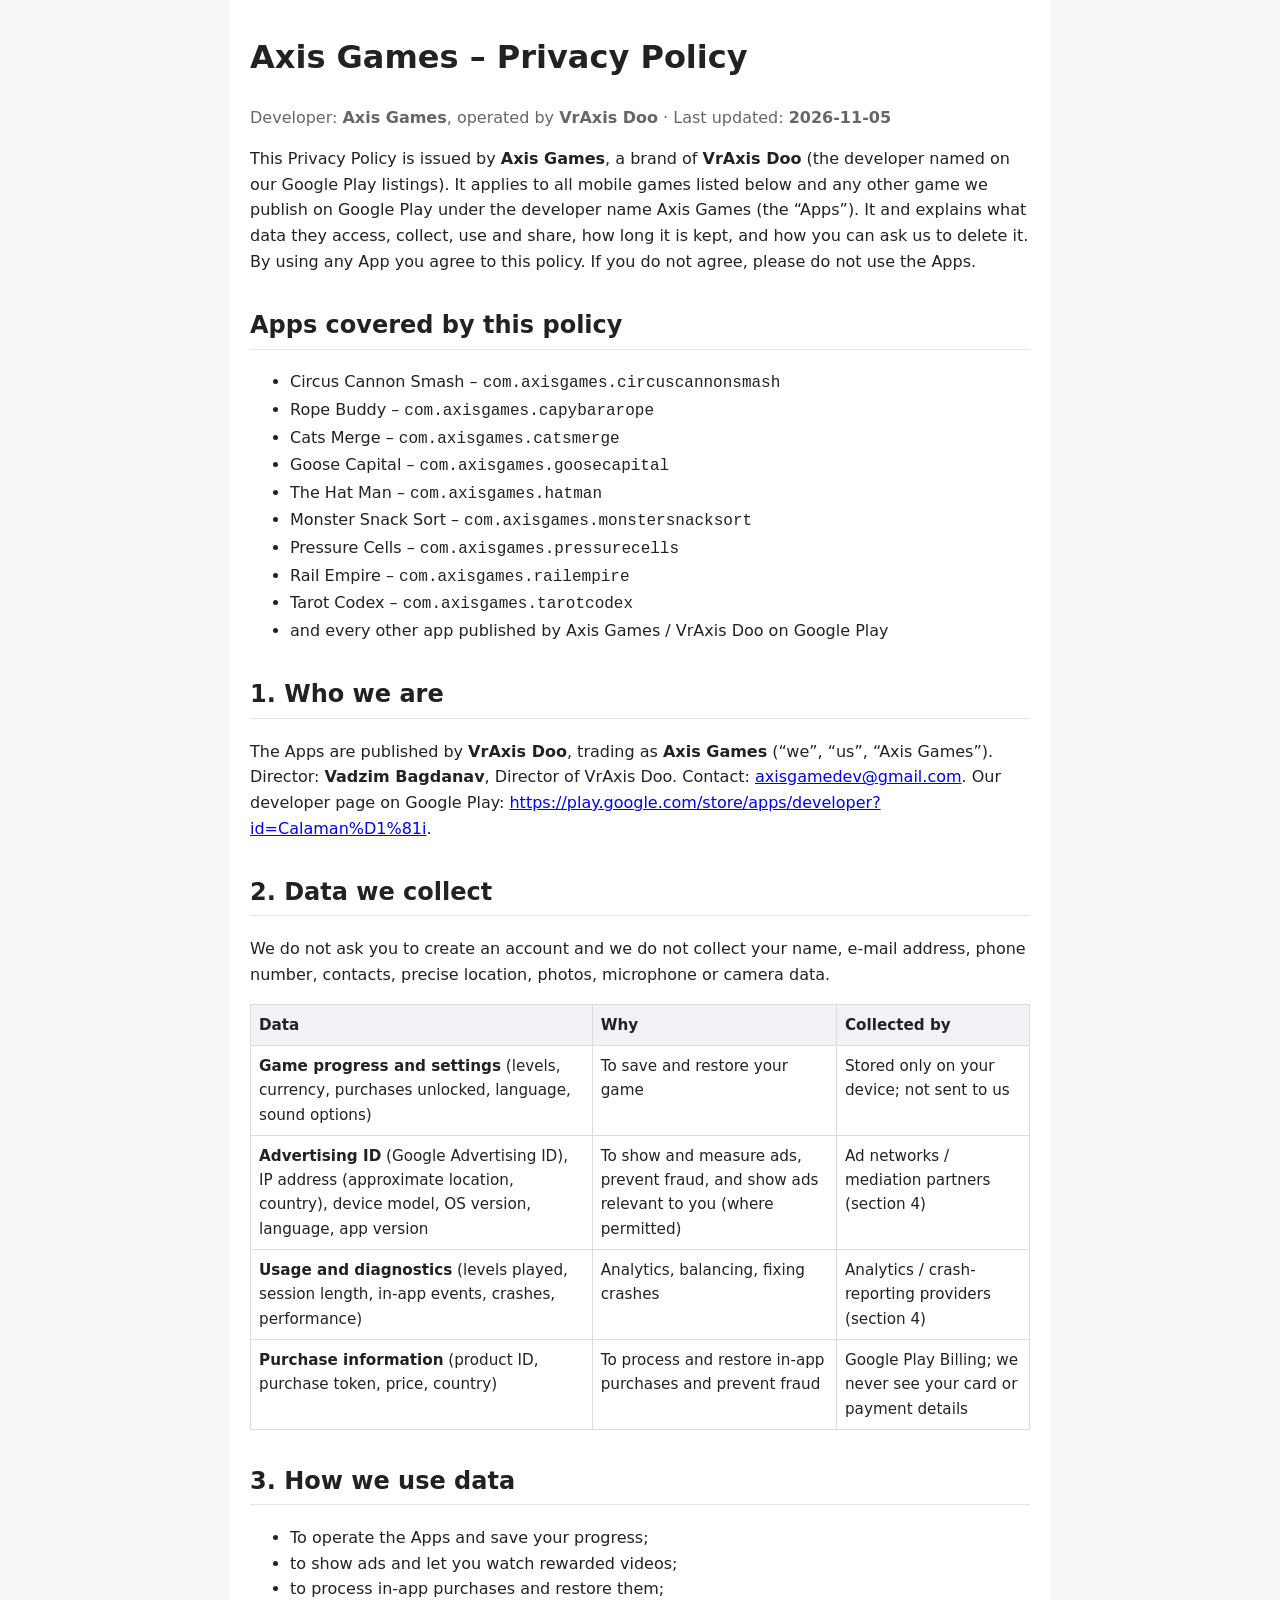
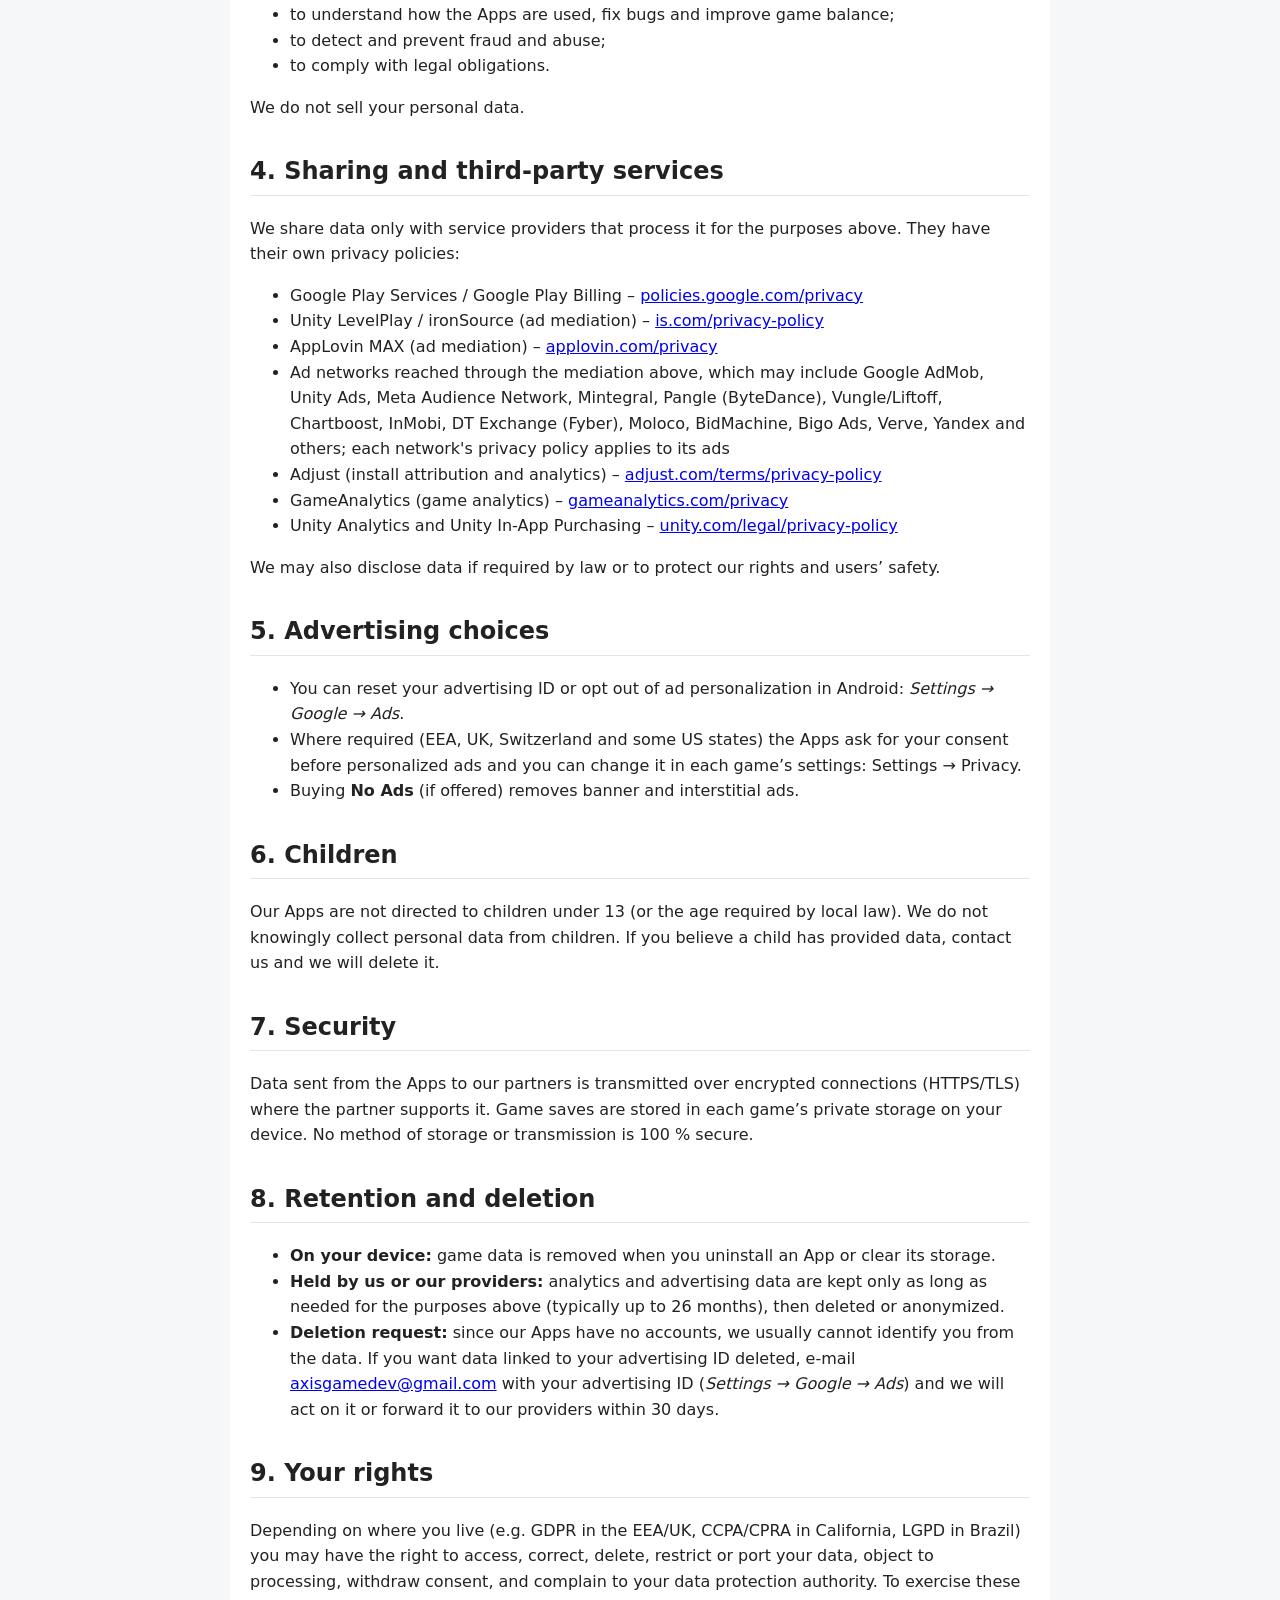
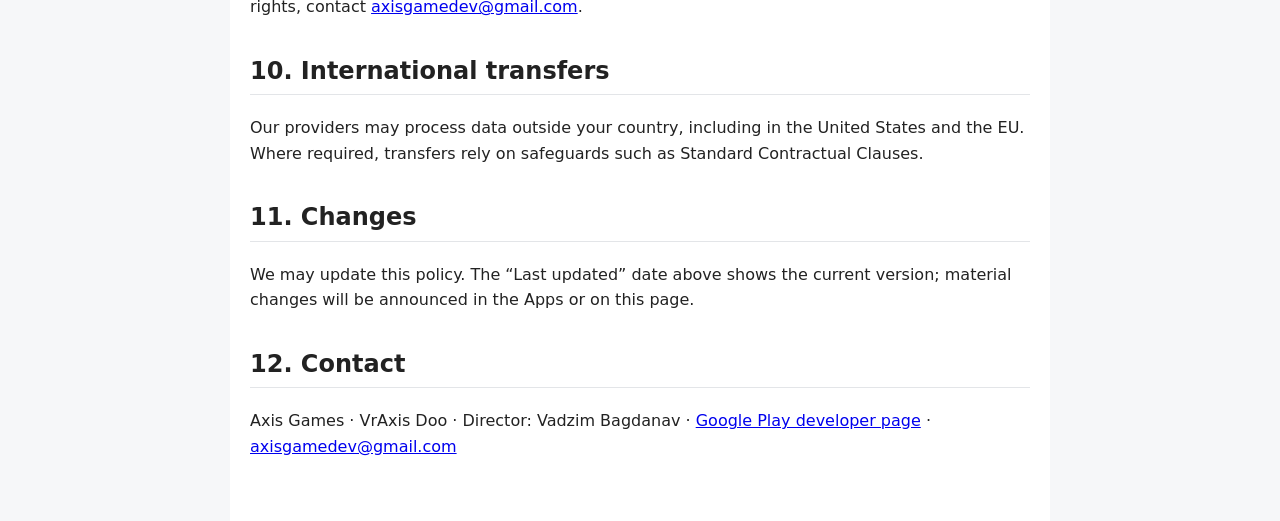
<file: privacy/index.html>
<!DOCTYPE html>
<html lang="en">
<head>
<meta charset="utf-8">
<meta name="viewport" content="width=device-width, initial-scale=1">
<title>Privacy Policy – Axis Games (VrAxis Doo)</title>
<meta name="robots" content="index,follow">
<style>
  body{font:16px/1.6 system-ui,-apple-system,Segoe UI,Roboto,sans-serif;color:#222;background:#f6f7f9;margin:0}
  main{max-width:780px;margin:0 auto;padding:32px 20px 64px;background:#fff;min-height:100vh}
  h1{font-size:2rem;margin-top:0}
  h2{margin-top:2rem;border-bottom:1px solid #e3e5e8;padding-bottom:.25rem}
  table{border-collapse:collapse;width:100%;font-size:.95rem}
  th,td{border:1px solid #d9dce0;padding:8px;text-align:left;vertical-align:top}
  th{background:#f0f2f5}
  .meta{color:#666}
</style>
</head>
<body>
<main>

<h1>Axis Games – Privacy Policy</h1>
<p class="meta">Developer: <strong>Axis Games</strong>, operated by <strong>VrAxis Doo</strong> · Last updated: <strong>2026-11-05</strong></p>

<p>This Privacy Policy is issued by <strong>Axis Games</strong>, a brand of <strong>VrAxis Doo</strong> (the developer named on our Google Play listings). It applies to all mobile games listed below and any other game we publish on Google Play under the developer name Axis Games (the “Apps”). It and explains what data they access, collect, use and share, how long it is kept, and how you can ask us to delete it. By using any App you agree to this policy. If you do not agree, please do not use the Apps.</p>

<h2>Apps covered by this policy</h2>
<ul>
  <li>Circus Cannon Smash – <code>com.axisgames.circuscannonsmash</code></li>
  <li>Rope Buddy – <code>com.axisgames.capybararope</code></li>
  <li>Cats Merge – <code>com.axisgames.catsmerge</code></li>
  <li>Goose Capital – <code>com.axisgames.goosecapital</code></li>
  <li>The Hat Man – <code>com.axisgames.hatman</code></li>
  <li>Monster Snack Sort – <code>com.axisgames.monstersnacksort</code></li>
  <li>Pressure Cells – <code>com.axisgames.pressurecells</code></li>
  <li>Rail Empire – <code>com.axisgames.railempire</code></li>
  <li>Tarot Codex – <code>com.axisgames.tarotcodex</code></li>
  <li>and every other app published by Axis Games / VrAxis Doo on Google Play</li>
</ul>

<h2>1. Who we are</h2>
<p>The Apps are published by <strong>VrAxis Doo</strong>, trading as <strong>Axis Games</strong> (“we”, “us”, “Axis Games”). Director: <strong>Vadzim Bagdanav</strong>, Director of VrAxis Doo. Contact: <a href="mailto:axisgamedev@gmail.com">axisgamedev@gmail.com</a>. Our developer page on Google Play: <a href="https://play.google.com/store/apps/developer?id=Calaman%D1%81i">https://play.google.com/store/apps/developer?id=Calaman%D1%81i</a>.</p>

<h2>2. Data we collect</h2>
<p>We do not ask you to create an account and we do not collect your name, e-mail address, phone number, contacts, precise location, photos, microphone or camera data.</p>
<table>
<tr><th>Data</th><th>Why</th><th>Collected by</th></tr>
<tr><td><strong>Game progress and settings</strong> (levels, currency, purchases unlocked, language, sound options)</td><td>To save and restore your game</td><td>Stored only on your device; not sent to us</td></tr>
<tr><td><strong>Advertising ID</strong> (Google Advertising ID), IP address (approximate location, country), device model, OS version, language, app version</td><td>To show and measure ads, prevent fraud, and show ads relevant to you (where permitted)</td><td>Ad networks / mediation partners (section 4)</td></tr>
<tr><td><strong>Usage and diagnostics</strong> (levels played, session length, in-app events, crashes, performance)</td><td>Analytics, balancing, fixing crashes</td><td>Analytics / crash-reporting providers (section 4)</td></tr>
<tr><td><strong>Purchase information</strong> (product ID, purchase token, price, country)</td><td>To process and restore in-app purchases and prevent fraud</td><td>Google Play Billing; we never see your card or payment details</td></tr>
</table>

<h2>3. How we use data</h2>
<ul>
  <li>To operate the Apps and save your progress;</li>
  <li>to show ads and let you watch rewarded videos;</li>
  <li>to process in-app purchases and restore them;</li>
  <li>to understand how the Apps are used, fix bugs and improve game balance;</li>
  <li>to detect and prevent fraud and abuse;</li>
  <li>to comply with legal obligations.</li>
</ul>
<p>We do not sell your personal data.</p>

<h2>4. Sharing and third-party services</h2>
<p>We share data only with service providers that process it for the purposes above. They have their own privacy policies:</p>
<ul>
  <li>Google Play Services / Google Play Billing – <a href="https://policies.google.com/privacy">policies.google.com/privacy</a></li>
  <li>Unity LevelPlay / ironSource (ad mediation) – <a href="https://www.is.com/privacy-policy/">is.com/privacy-policy</a></li>
  <li>AppLovin MAX (ad mediation) – <a href="https://www.applovin.com/privacy/">applovin.com/privacy</a></li>
  <li>Ad networks reached through the mediation above, which may include Google AdMob, Unity Ads, Meta Audience Network, Mintegral, Pangle (ByteDance), Vungle/Liftoff, Chartboost, InMobi, DT Exchange (Fyber), Moloco, BidMachine, Bigo Ads, Verve, Yandex and others; each network's privacy policy applies to its ads</li>
  <li>Adjust (install attribution and analytics) – <a href="https://www.adjust.com/terms/privacy-policy/">adjust.com/terms/privacy-policy</a></li>
  <li>GameAnalytics (game analytics) – <a href="https://gameanalytics.com/privacy">gameanalytics.com/privacy</a></li>
  <li>Unity Analytics and Unity In-App Purchasing – <a href="https://unity.com/legal/privacy-policy">unity.com/legal/privacy-policy</a></li>
</ul>
<p>We may also disclose data if required by law or to protect our rights and users’ safety.</p>

<h2>5. Advertising choices</h2>
<ul>
  <li>You can reset your advertising ID or opt out of ad personalization in Android: <em>Settings → Google → Ads</em>.</li>
  <li>Where required (EEA, UK, Switzerland and some US states) the Apps ask for your consent before personalized ads and you can change it in each game’s settings: Settings → Privacy.</li>
  <li>Buying <strong>No Ads</strong> (if offered) removes banner and interstitial ads.</li>
</ul>

<h2>6. Children</h2>
<p>Our Apps are not directed to children under 13 (or the age required by local law). We do not knowingly collect personal data from children. If you believe a child has provided data, contact us and we will delete it.</p>

<h2>7. Security</h2>
<p>Data sent from the Apps to our partners is transmitted over encrypted connections (HTTPS/TLS) where the partner supports it. Game saves are stored in each game’s private storage on your device. No method of storage or transmission is 100 % secure.</p>

<h2>8. Retention and deletion</h2>
<ul>
  <li><strong>On your device:</strong> game data is removed when you uninstall an App or clear its storage.</li>
  <li><strong>Held by us or our providers:</strong> analytics and advertising data are kept only as long as needed for the purposes above (typically up to 26 months), then deleted or anonymized.</li>
  <li><strong>Deletion request:</strong> since our Apps have no accounts, we usually cannot identify you from the data. If you want data linked to your advertising ID deleted, e-mail <a href="mailto:axisgamedev@gmail.com">axisgamedev@gmail.com</a> with your advertising ID (<em>Settings → Google → Ads</em>) and we will act on it or forward it to our providers within 30 days.</li>
</ul>

<h2>9. Your rights</h2>
<p>Depending on where you live (e.g. GDPR in the EEA/UK, CCPA/CPRA in California, LGPD in Brazil) you may have the right to access, correct, delete, restrict or port your data, object to processing, withdraw consent, and complain to your data protection authority. To exercise these rights, contact <a href="mailto:axisgamedev@gmail.com">axisgamedev@gmail.com</a>.</p>

<h2>10. International transfers</h2>
<p>Our providers may process data outside your country, including in the United States and the EU. Where required, transfers rely on safeguards such as Standard Contractual Clauses.</p>

<h2>11. Changes</h2>
<p>We may update this policy. The “Last updated” date above shows the current version; material changes will be announced in the Apps or on this page.</p>

<h2>12. Contact</h2>
<p>Axis Games · VrAxis Doo · Director: Vadzim Bagdanav · <a href="https://play.google.com/store/apps/developer?id=Calaman%D1%81i">Google Play developer page</a> · <a href="mailto:axisgamedev@gmail.com">axisgamedev@gmail.com</a></p>

</main>
</body>
</html>
</file>
